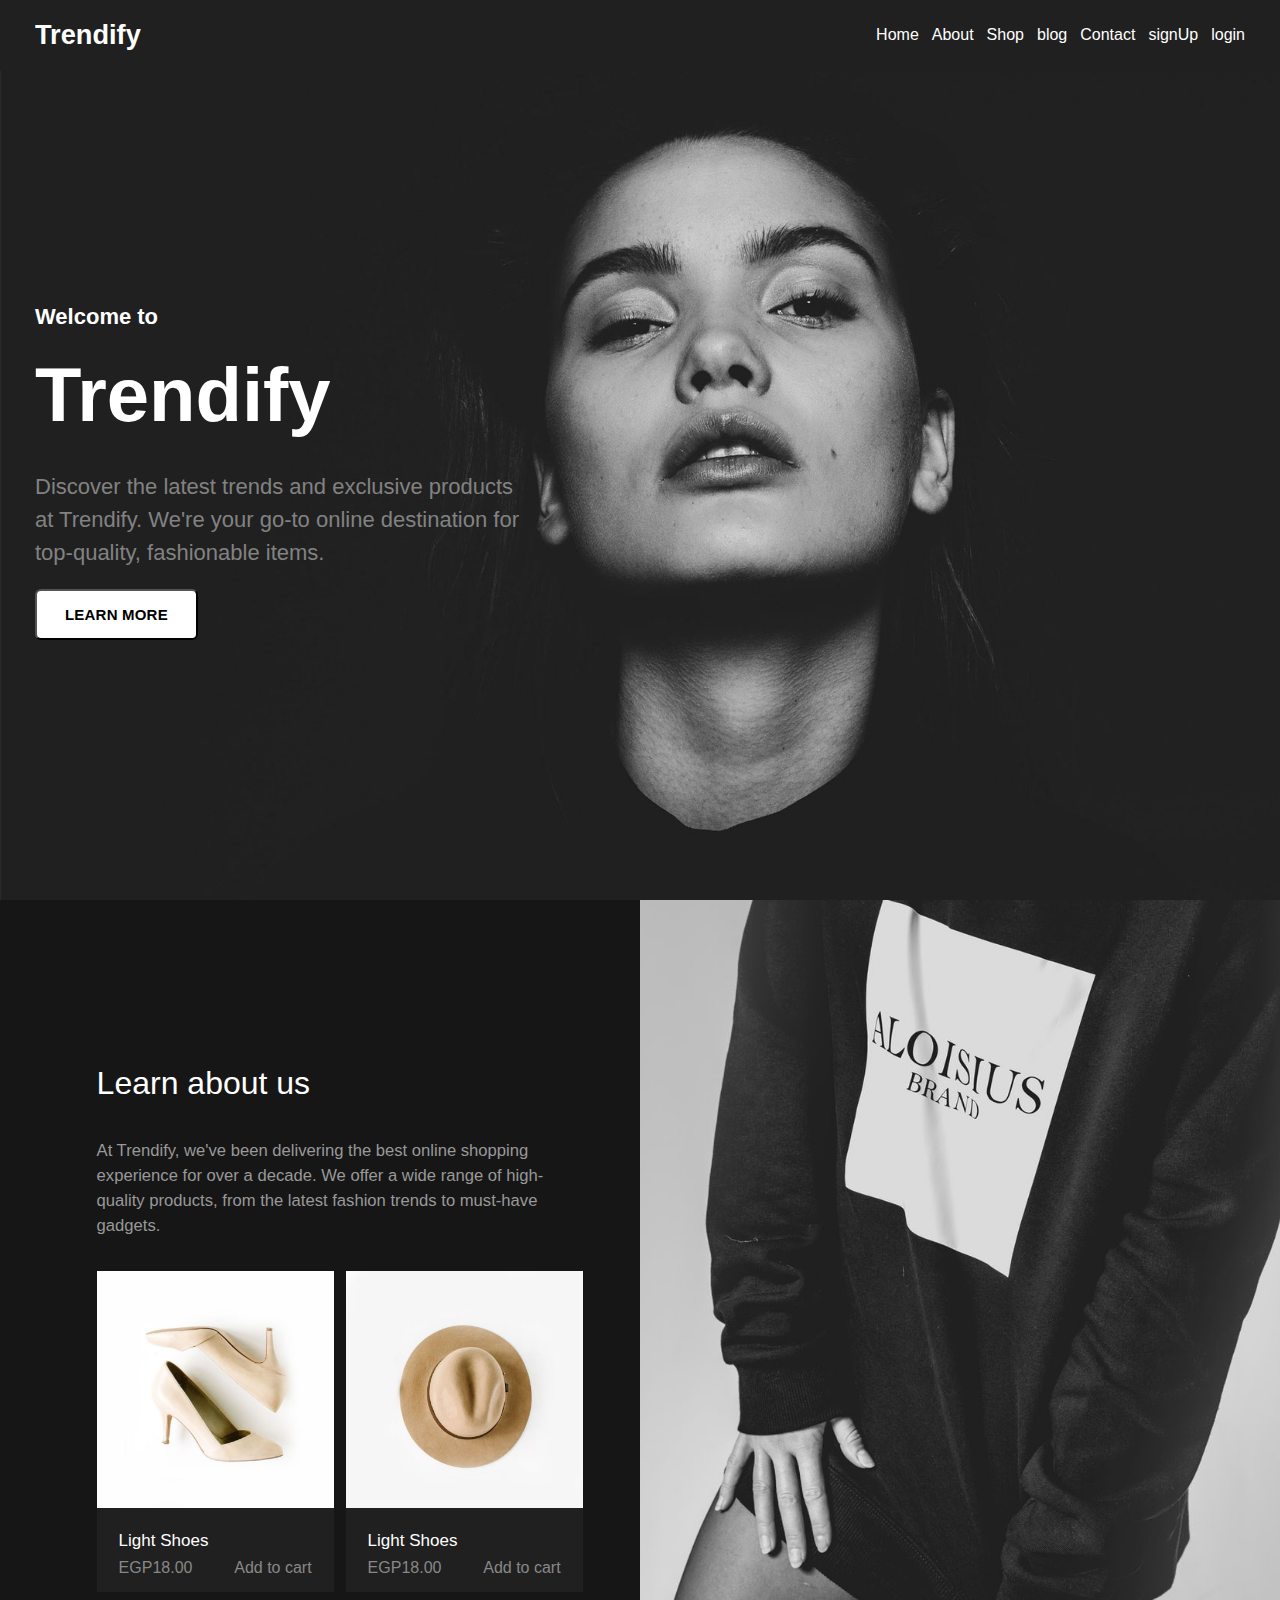
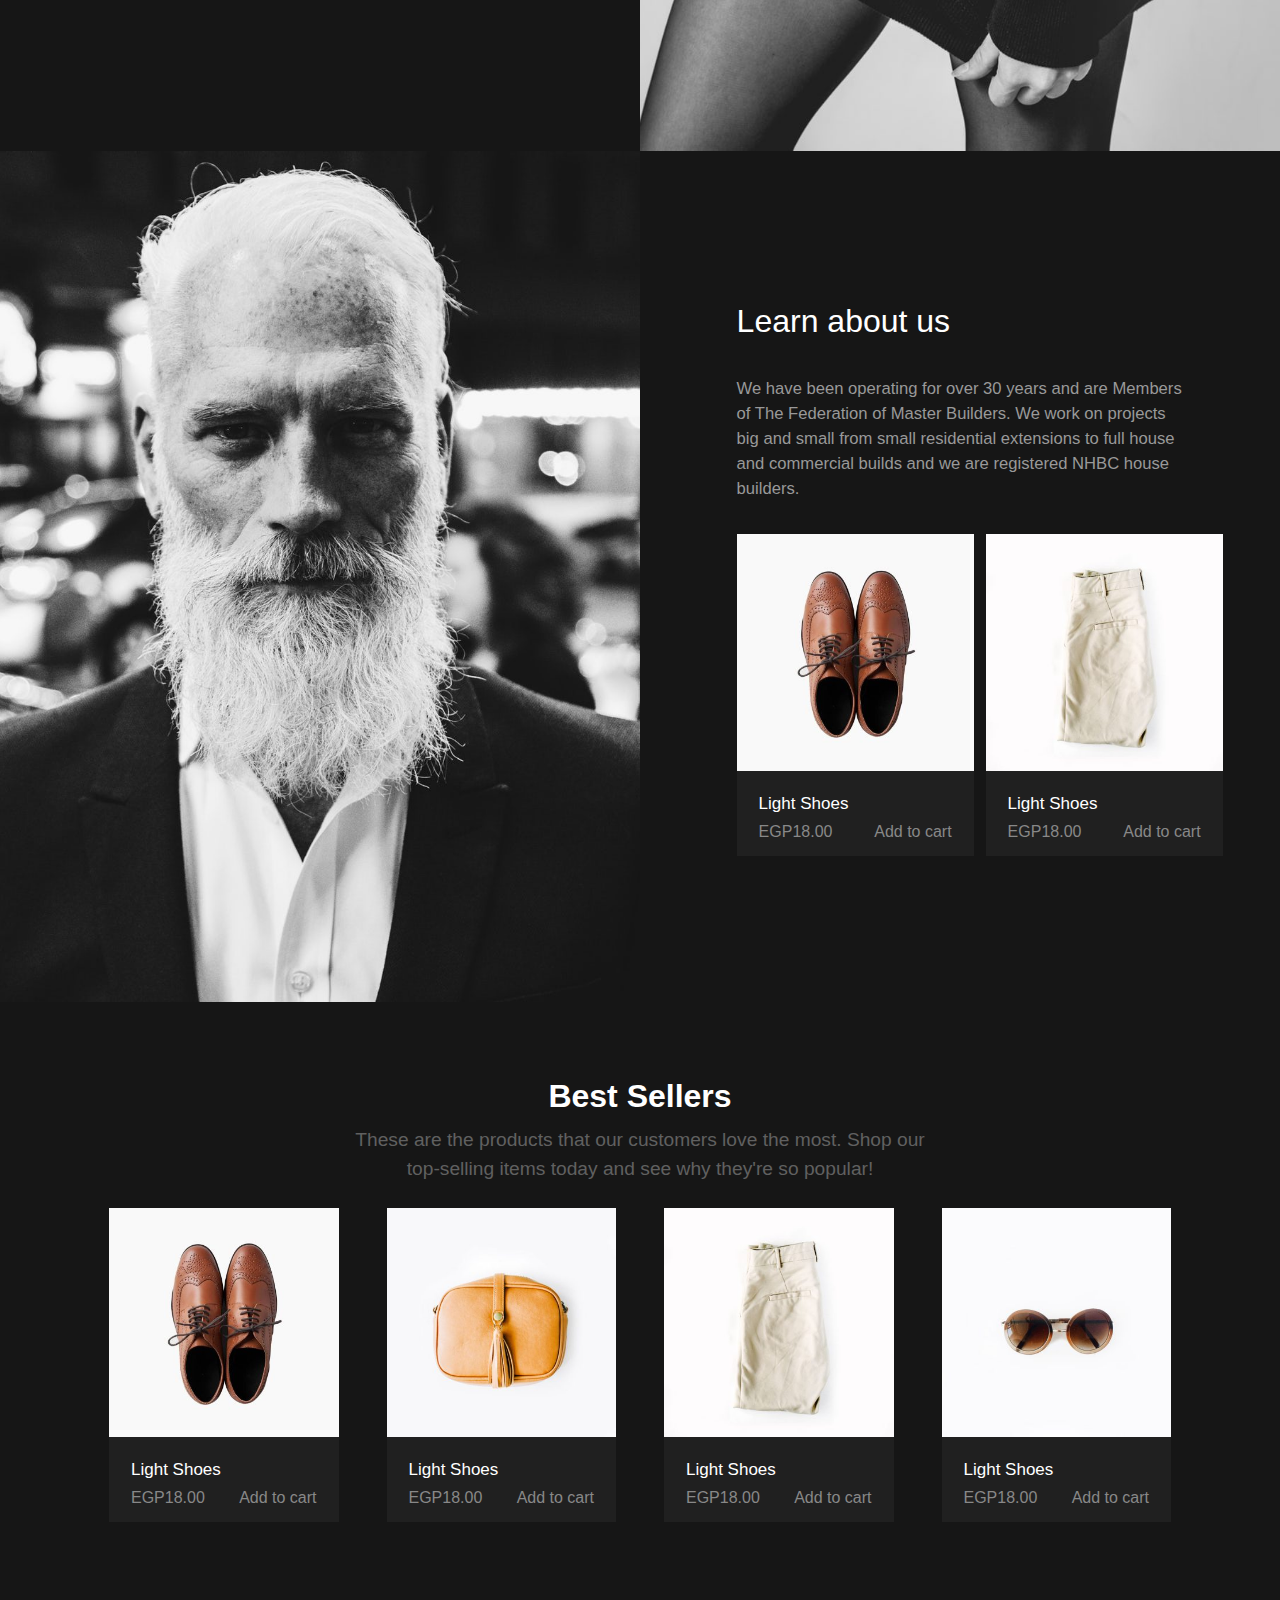
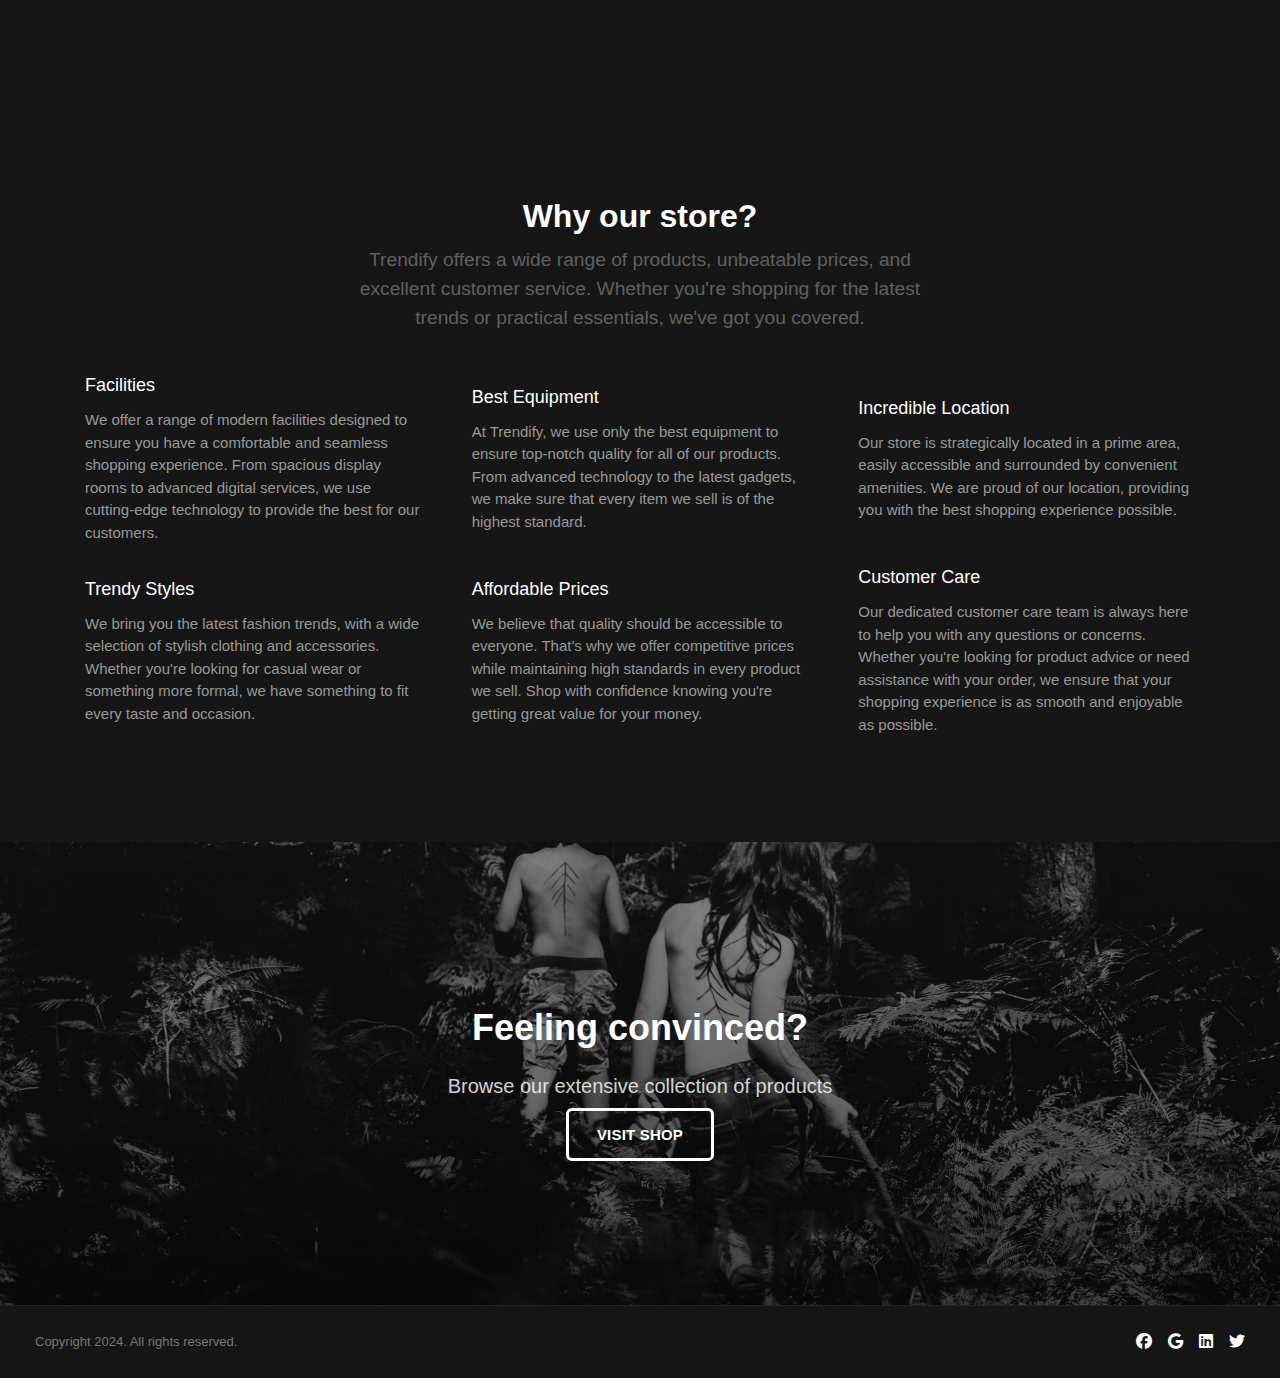
<file: index.html>
<!DOCTYPE html>
<html lang="en">
  <head>
    <meta charset="UTF-8" />
    <meta name="viewport" content="width=device-width, initial-scale=1.0" />
    <title>home</title>
    <link rel="preconnect" href="https://fonts.googleapis.com" />
    <link rel="preconnect" href="https://fonts.gstatic.com" crossorigin />
    <link
      href="https://fonts.googleapis.com/css2?family=Almarai:wght@300;400;700;800&family=Libre+Bodoni:ital,wght@0,400..700;1,400..700&family=Montserrat:ital,wght@0,100..900;1,100..900&family=Nunito:ital,wght@0,200..1000;1,200..1000&family=Outfit:wght@100..900&family=Playfair+Display:ital,wght@0,400..900;1,400..900&family=Poppins:ital,wght@0,100;0,200;0,300;0,400;0,500;0,600;0,700;0,800;0,900;1,100;1,200;1,300;1,400;1,500;1,600;1,700;1,800;1,900&family=Roboto:ital,wght@0,100;0,300;0,400;0,500;0,700;0,900;1,100;1,300;1,400;1,500;1,700;1,900&family=Rubik:ital,wght@0,300..900;1,300..900&display=swap"
      rel="stylesheet"
    />
    <link rel="stylesheet" href="./css/main.css" />
    <link rel="stylesheet" href="./css/index.css" />
    <link rel="stylesheet" href="css/all.min.css" />
  </head>
  <body>
    <!-- const navbar start  -->
    <nav>
      <div class="container">
        <div class="nav">
          <h1 class="main_title"><a href="./index.html">Trendify</a></h1>
          <ul>
            <li><a href="./index.html">Home</a></li>
            <li><a href="./about.html">About</a></li>
            <li><a href="./shop.html">Shop</a></li>
            <li><a href="./blog.html">blog</a></li>
            <li><a href="./contact.html">Contact</a></li>
            <li><a href="./signUp.html">signUp</a></li>
            <li><a href="./logIn.html">login</a></li>
          </ul>
        </div>
      </div>
    </nav>
    <!-- const navbar end  -->
    <main>
      <section class="hero" id="hero">
        <div class="overlay container">
          <h3>Welcome to</h3>
          <h2>Trendify</h2>
          <p>
            Discover the latest trends and exclusive products at Trendify. We're
            your go-to online destination for top-quality, fashionable items.
          </p>
          <div>
            <button style="cursor: pointer" class="btn_hero">Learn More</button>
          </div>
        </div>
      </section>
      <section class="about">
        <div class="title_about div_flex">
          <h3>Learn about us</h3>
          <p>
            At Trendify, we've been delivering the best online shopping
            experience for over a decade. We offer a wide range of high-quality
            products, from the latest fashion trends to must-have gadgets.
          </p>
          <div class="div_img">
            <div>
              <div class="img_div">
                <img src="img/home/prod1.jpg" alt="" />
                <div
                  class="prod_text prod_text_overlay overlay_img flex justify-center align-center"
                >
                  <a href="./productDetails.html">view details</a>
                </div>
              </div>
              <div class="prod_text">
                <h6>Light Shoes</h6>
                <div class="justify-between flex">
                  <span> EGP18.00 </span>
                  <span> Add to cart </span>
                </div>
              </div>
            </div>
            <div>
              <div class="img_div">
                <img src="img/home/prod2.jpg" alt="" />
                <div
                  class="prod_text prod_text_overlay overlay_img flex justify-center align-center"
                >
                  <a href="./productDetails.html">view details</a>
                </div>
              </div>
              <div class="prod_text">
                <h6>Light Shoes</h6>
                <div class="justify-between flex">
                  <span> EGP18.00 </span>
                  <span> Add to cart </span>
                </div>
              </div>
            </div>
          </div>
        </div>
        <div class="img_about"></div>
      </section>
      <section class="about">
        <div class="img_about about2"></div>
        <div class="title_about div_flex">
          <h3>Learn about us</h3>
          <p>
            We have been operating for over 30 years and are Members of The
            Federation of Master Builders. We work on projects big and small
            from small residential extensions to full house and commercial
            builds and we are registered NHBC house builders.
          </p>
          <div class="div_img">
            <div>
              <div class="img_div">
                <img src="img/home/images08.jpg" alt="" />
                <div
                  class="prod_text prod_text_overlay overlay_img flex justify-center align-center"
                >
                  <a href="./productDetails.html">view details</a>
                </div>
              </div>
              <div class="prod_text">
                <h6>Light Shoes</h6>
                <div class="justify-between flex">
                  <span> EGP18.00 </span>
                  <span> Add to cart </span>
                </div>
              </div>
            </div>
            <div>
              <div class="img_div">
                <img src="img/home/images10.jpg" alt="" />
                <div
                  class="prod_text prod_text_overlay overlay_img flex justify-center align-center"
                >
                  <a href="./productDetails.html">view details</a>
                </div>
              </div>
              <div class="prod_text">
                <h6>Light Shoes</h6>
                <div class="justify-between flex">
                  <span> EGP18.00 </span>
                  <span> Add to cart </span>
                </div>
              </div>
            </div>
          </div>
        </div>
      </section>
      <section class="bestSales section">
        <div class="container">
          <div class="special_title flex justify-center align-center flex-col">
            <h3>Best Sellers</h3>
            <p>
              These are the products that our customers love the most. Shop our
              top-selling items today and see why they're so popular!
            </p>
          </div>
          <div class="cards flex justify-between align-center">
            <div class="card">
              <div class="inner">
                <div class="img_div">
                  <img src="img/home/images08.jpg" alt="" />
                  <div
                    class="prod_text prod_text_overlay overlay_img flex justify-center align-center"
                  >
                    <a href="./productDetails.html">view details</a>
                  </div>
                </div>
                <div class="prod_text">
                  <h6>Light Shoes</h6>
                  <div class="justify-between flex">
                    <span> EGP18.00 </span>
                    <span> Add to cart </span>
                  </div>
                </div>
              </div>
            </div>
            <div class="card">
              <div class="inner">
                <div class="img_div">
                  <img src="img/home/images9.jpg" alt="" />
                  <div
                    class="prod_text prod_text_overlay overlay_img flex justify-center align-center"
                  >
                    <a href="./productDetails.html">view details</a>
                  </div>
                </div>
                <div class="prod_text">
                  <h6>Light Shoes</h6>
                  <div class="justify-between flex">
                    <span> EGP18.00 </span>
                    <span> Add to cart </span>
                  </div>
                </div>
              </div>
            </div>
            <div class="card">
              <div class="inner">
                <div class="img_div">
                  <img src="img/home/images10.jpg" alt="" />
                  <div
                    class="prod_text prod_text_overlay overlay_img flex justify-center align-center"
                  >
                    <a href="./productDetails.html">view details</a>
                  </div>
                </div>
                <div class="prod_text">
                  <h6>Light Shoes</h6>
                  <div class="justify-between flex">
                    <span> EGP18.00 </span>
                    <span> Add to cart </span>
                  </div>
                </div>
              </div>
            </div>
            <div class="card">
              <div class="inner">
                <div class="img_div">
                  <img src="img/home/images12.jpg" alt="" />
                  <div
                    class="prod_text prod_text_overlay overlay_img flex justify-center align-center"
                  >
                    <a href="./productDetails.html">view details</a>
                  </div>
                </div>
                <div class="prod_text">
                  <h6>Light Shoes</h6>
                  <div class="justify-between flex">
                    <span> EGP18.00 </span>
                    <span> Add to cart </span>
                  </div>
                </div>
              </div>
            </div>
          </div>
        </div>
      </section>
      <section class="store section">
        <div class="container">
          <div class="special_title flex justify-center align-center flex-col">
            <h3>Why our store?</h3>
            <p>
              Trendify offers a wide range of products, unbeatable prices, and
              excellent customer service. Whether you're shopping for the latest
              trends or practical essentials, we've got you covered.
            </p>
          </div>
          <div class="features-container">
            <!-- First Row -->
            <div class="feature-item">
              <h3>Facilities</h3>
              <p>
                We offer a range of modern facilities designed to ensure you
                have a comfortable and seamless shopping experience. From
                spacious display rooms to advanced digital services, we use
                cutting-edge technology to provide the best for our customers.
              </p>
            </div>
            <div class="feature-item">
              <h3>Best Equipment</h3>
              <p>
                At Trendify, we use only the best equipment to ensure top-notch
                quality for all of our products. From advanced technology to the
                latest gadgets, we make sure that every item we sell is of the
                highest standard.
              </p>
            </div>
            <div class="feature-item">
              <h3>Incredible Location</h3>
              <p>
                Our store is strategically located in a prime area, easily
                accessible and surrounded by convenient amenities. We are proud
                of our location, providing you with the best shopping experience
                possible.
              </p>
            </div>
            <!-- Second Row -->
            <div class="feature-item">
              <h3>Trendy Styles</h3>
              <p>
                We bring you the latest fashion trends, with a wide selection of
                stylish clothing and accessories. Whether you're looking for
                casual wear or something more formal, we have something to fit
                every taste and occasion.
              </p>
            </div>
            <div class="feature-item">
              <h3>Affordable Prices</h3>
              <p>
                We believe that quality should be accessible to everyone. That's
                why we offer competitive prices while maintaining high standards
                in every product we sell. Shop with confidence knowing you're
                getting great value for your money.
              </p>
            </div>
            <div class="feature-item">
              <h3>Customer Care</h3>
              <p>
                Our dedicated customer care team is always here to help you with
                any questions or concerns. Whether you're looking for product
                advice or need assistance with your order, we ensure that your
                shopping experience is as smooth and enjoyable as possible.
              </p>
            </div>
          </div>
        </div>
      </section>
      <div class="convinced">
        <div class="flex gap-16 flex-col">
          <h5 style="margin-inline: auto">Feeling convinced?</h5>
          <p style="padding-bottom: 6px">
            Browse our extensive collection of products
          </p>
          <div>
            <a href="./shop.html" class="btn_hero">visit shop</a>
          </div>
        </div>
      </div>
      <footer
        id="footer-bottom"
        class="footer-bottom bg-main footer-style-classic"
      >
        <div class="container">
          <div class="flex justify-between align-center">
            <div class="">
              <p class="copyright">Copyright 2024. All rights reserved.</p>
            </div>
            <div class="flex justify-end gap-16">
              <a href="#" class="social icon-facebook" target="_blank"
                ><i class="fa-brands fa-facebook"></i></a
              ><a href="#" class="social icon-google" target="_blank"
                ><i class="fa fa-google fa-brands"></i></a
              ><a href="#" class="social icon-linkedin" target="_blank"
                ><i class="fa fa-linkedin fa-brands"></i></a
              ><a href="#" class="social icon-twitter" target="_blank"
                ><i class="fa fa-twitter fa-brands"></i
              ></a>
            </div>
          </div>
        </div>
      </footer>
    </main>
  </body>
</html>
</file>
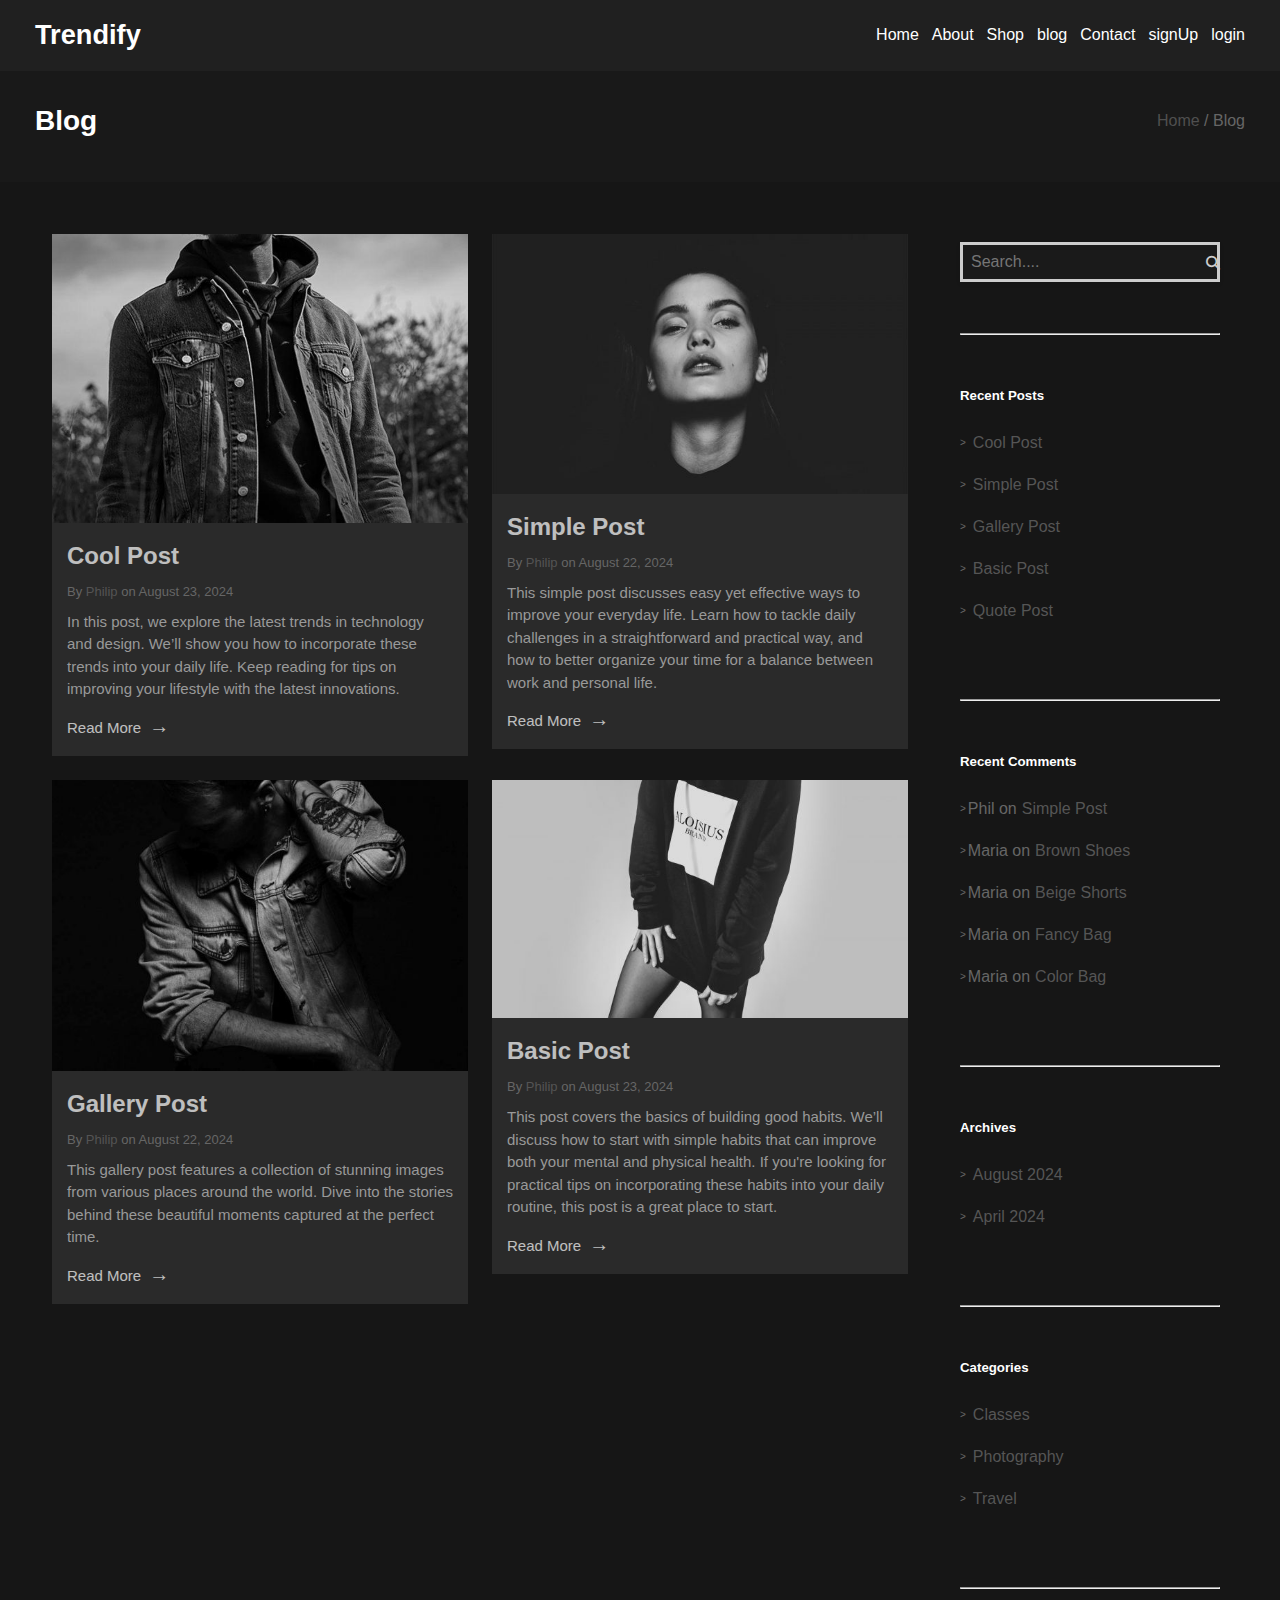
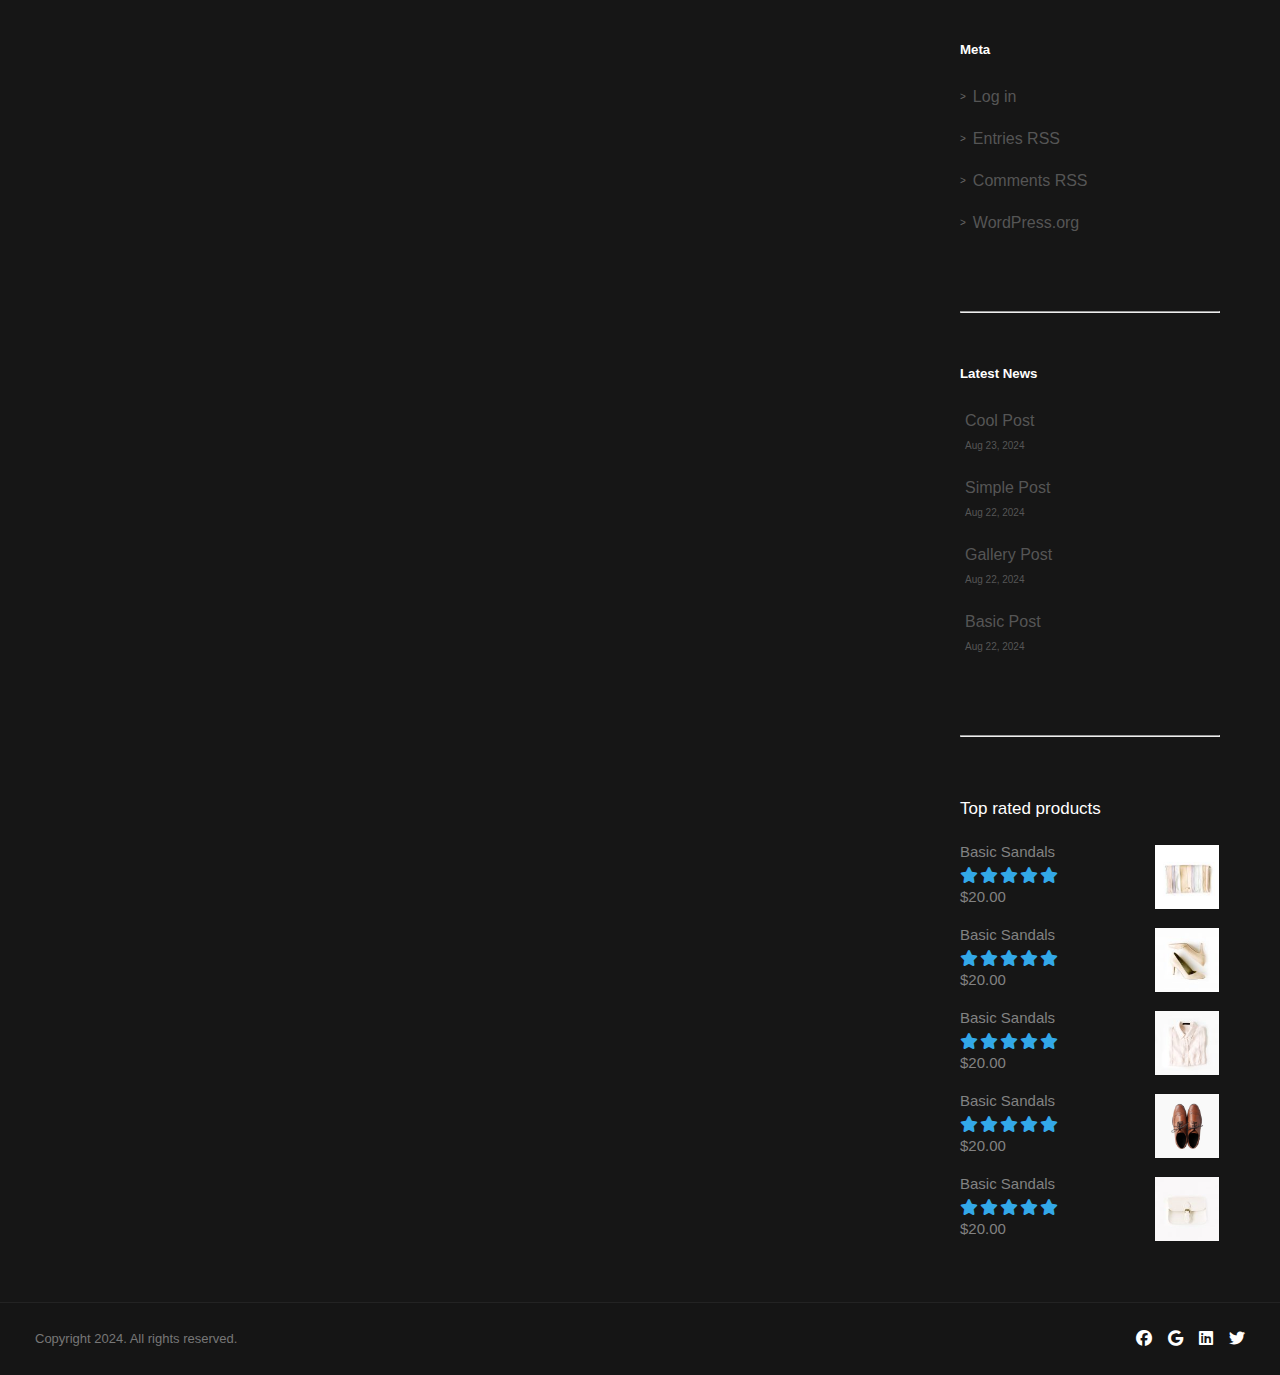
<file: blog.html>
<!DOCTYPE html>
<html lang="en">
  <head>
    <meta charset="UTF-8" />
    <meta name="viewport" content="width=device-width, initial-scale=1.0" />
    <link rel="stylesheet" href="./css/blog.css" />
    <link rel="stylesheet" href="./css/main.css" />
    <link rel="preconnect" href="https://fonts.googleapis.com" />
    <link rel="preconnect" href="https://fonts.gstatic.com" crossorigin />
    <link
      href="https://fonts.googleapis.com/css2?family=Almarai:wght@300;400;700;800&family=Libre+Bodoni:ital,wght@0,400..700;1,400..700&family=Montserrat:ital,wght@0,100..900;1,100..900&family=Nunito:ital,wght@0,200..1000;1,200..1000&family=Outfit:wght@100..900&family=Playfair+Display:ital,wght@0,400..900;1,400..900&family=Poppins:ital,wght@0,100;0,200;0,300;0,400;0,500;0,600;0,700;0,800;0,900;1,100;1,200;1,300;1,400;1,500;1,600;1,700;1,800;1,900&family=Roboto:ital,wght@0,100;0,300;0,400;0,500;0,700;0,900;1,100;1,300;1,400;1,500;1,700;1,900&family=Rubik:ital,wght@0,300..900;1,300..900&display=swap"
      rel="stylesheet"
    />
    <link rel="stylesheet" href="css/all.min.css" />
    <title>Blog-Dark Shop</title>
  </head>
  <body>
    <nav>
      <div class="container">
        <div class="nav" style="width: 100%">
          <h1 class="main_title"><a href="./index.html">Trendify</a></h1>
          <ul>
            <li><a href="./index.html">Home</a></li>
            <li><a href="./about.html">About</a></li>
            <li><a href="./shop.html">Shop</a></li>
            <li><a href="./blog.html">blog</a></li>
            <li><a href="./contact.html">Contact</a></li>
            <li><a href="./signUp.html">signUp</a></li>
            <li><a href="./logIn.html">login</a></li>
          </ul>
        </div>
      </div>
    </nav>
    <section style="padding-top: 100px; background: #29292929" id="title">
      <div class="container">
        <div class="left">
          <h1>Blog</h1>
        </div>
        <div class="right">
          <p><a href="#">Home</a> / Blog</p>
        </div>
      </div>
    </section>

    <section id="content">
      <div class="wrapper">
        <div
          class="left-column"
          id="BlogContainer"
          style="width: 75%; height: fit-content"
        ></div>
        <aside class="right-column" style="width: 25%">
          <div class="search-container">
            <input
              id="Search"
              oninput="filterBySearch()"
              type="text"
              placeholder="Search...."
            />
            <button>
              <i
                class="fa-solid fa-magnifying-glass"
                style="font-size: 14px"
              ></i>
            </button>
          </div>
          <hr />
          <div>
            <h5>Recent Posts</h5>
            <ul class="post-list">
              <li><a href="#">Cool Post</a></li>
              <li><a href="#">Simple Post</a></li>
              <li><a href="#">Gallery Post</a></li>
              <li><a href="#">Basic Post</a></li>
              <li><a href="#">Quote Post</a></li>
            </ul>
          </div>
          <hr />
          <div>
            <h5>Recent Comments</h5>
            <ul class="post-list">
              <li>Phil on<a href="#"> Simple Post</a></li>
              <li>Maria on<a href="#"> Brown Shoes</a></li>
              <li>Maria on<a href="#"> Beige Shorts</a></li>
              <li>Maria on<a href="#"> Fancy Bag</a></li>
              <li>Maria on<a href="#"> Color Bag</a></li>
            </ul>
          </div>
          <hr />
          <div>
            <h5>Archives</h5>
            <ul class="post-list">
              <li><a href="#">August 2024</a></li>
              <li><a href="#">April 2024</a></li>
            </ul>
          </div>
          <hr />
          <div>
            <h5>Categories</h5>
            <ul class="post-list">
              <li><a href="#">Classes</a></li>
              <li><a href="#">Photography</a></li>
              <li><a href="#">Travel</a></li>
            </ul>
          </div>
          <hr />
          <div>
            <h5>Meta</h5>
            <ul class="post-list">
              <li><a href="#"> Log in</a></li>
              <li><a href="#"> Entries RSS</a></li>
              <li><a href="#"> Comments RSS</a></li>
              <li><a href="#"> WordPress.org</a></li>
            </ul>
          </div>
          <hr />
          <div>
            <h5>Latest News</h5>
            <ul class="post-list no-before">
              <li>
                <a href="#"
                  >Cool Post
                  <p>Aug 23, 2024</p></a
                >
              </li>
              <li>
                <a href="#"
                  >Simple Post
                  <p>Aug 22, 2024</p></a
                >
              </li>
              <li>
                <a href="#"
                  >Gallery Post
                  <p>Aug 22, 2024</p></a
                >
              </li>
              <li>
                <a href="#"
                  >Basic Post
                  <p>Aug 22, 2024</p></a
                >
              </li>
            </ul>
          </div>
          <hr />

          <div class="top-rated">
            <h3>Top rated products</h3>
            <div class="top-rated-div">
              <div class="top-rated-title">
                <h4>Basic Sandals</h4>
                <div class="flex align-center top-rated-icons">
                  <i class="fa-solid fa-star"></i>
                  <i class="fa-solid fa-star"></i>
                  <i class="fa-solid fa-star"></i>
                  <i class="fa-solid fa-star"></i>
                  <i class="fa-solid fa-star"></i>
                </div>
                <p>$20.00</p>
              </div>
              <div class="top-rated_img">
                <img src="img/blog/images10.jpg" alt="" />
              </div>
            </div>
            <div class="top-rated-div">
              <div class="top-rated-title">
                <h4>Basic Sandals</h4>
                <div class="flex align-center top-rated-icons">
                  <i class="fa-solid fa-star"></i>
                  <i class="fa-solid fa-star"></i>
                  <i class="fa-solid fa-star"></i>
                  <i class="fa-solid fa-star"></i>
                  <i class="fa-solid fa-star"></i>
                </div>
                <p>$20.00</p>
              </div>
              <div class="top-rated_img">
                <img src="img/blog/images11.jpg" alt="" />
              </div>
            </div>
            <div class="top-rated-div">
              <div class="top-rated-title">
                <h4>Basic Sandals</h4>
                <div class="flex align-center top-rated-icons">
                  <i class="fa-solid fa-star"></i>
                  <i class="fa-solid fa-star"></i>
                  <i class="fa-solid fa-star"></i>
                  <i class="fa-solid fa-star"></i>
                  <i class="fa-solid fa-star"></i>
                </div>
                <p>$20.00</p>
              </div>
              <div class="top-rated_img">
                <img src="img/blog/images09.jpg" alt="" />
              </div>
            </div>
            <div class="top-rated-div">
              <div class="top-rated-title">
                <h4>Basic Sandals</h4>
                <div class="flex align-center top-rated-icons">
                  <i class="fa-solid fa-star"></i>
                  <i class="fa-solid fa-star"></i>
                  <i class="fa-solid fa-star"></i>
                  <i class="fa-solid fa-star"></i>
                  <i class="fa-solid fa-star"></i>
                </div>
                <p>$20.00</p>
              </div>
              <div class="top-rated_img">
                <img src="img/blog/images08.jpg" alt="" />
              </div>
            </div>
            <div class="top-rated-div">
              <div class="top-rated-title">
                <h4>Basic Sandals</h4>
                <div class="flex align-center top-rated-icons">
                  <i class="fa-solid fa-star"></i>
                  <i class="fa-solid fa-star"></i>
                  <i class="fa-solid fa-star"></i>
                  <i class="fa-solid fa-star"></i>
                  <i class="fa-solid fa-star"></i>
                </div>
                <p>$20.00</p>
              </div>
              <div class="top-rated_img">
                <img src="img/blog/images7.jpg" alt="" />
              </div>
            </div>
          </div>
        </aside>
      </div>
    </section>
    <footer
      id="footer-bottom"
      class="footer-bottom bg-main footer-style-classic"
    >
      <div class="container">
        <div
          style="width: 100%"
          class="flex py-12 justify-between align-center"
        >
          <div class="">
            <p class="copyright">Copyright 2024. All rights reserved.</p>
          </div>
          <div class="flex justify-end gap-16">
            <a href="#" class="social icon-facebook" target="_blank"
              ><i class="fa-brands fa-facebook"></i></a
            ><a href="#" class="social icon-google" target="_blank"
              ><i class="fa fa-google fa-brands"></i></a
            ><a href="#" class="social icon-linkedin" target="_blank"
              ><i class="fa fa-linkedin fa-brands"></i></a
            ><a href="#" class="social icon-twitter" target="_blank"
              ><i class="fa fa-twitter fa-brands"></i
            ></a>
          </div>
        </div>
      </div>
    </footer>
    <script src="js/blog.js"></script>
  </body>
</html>
</file>
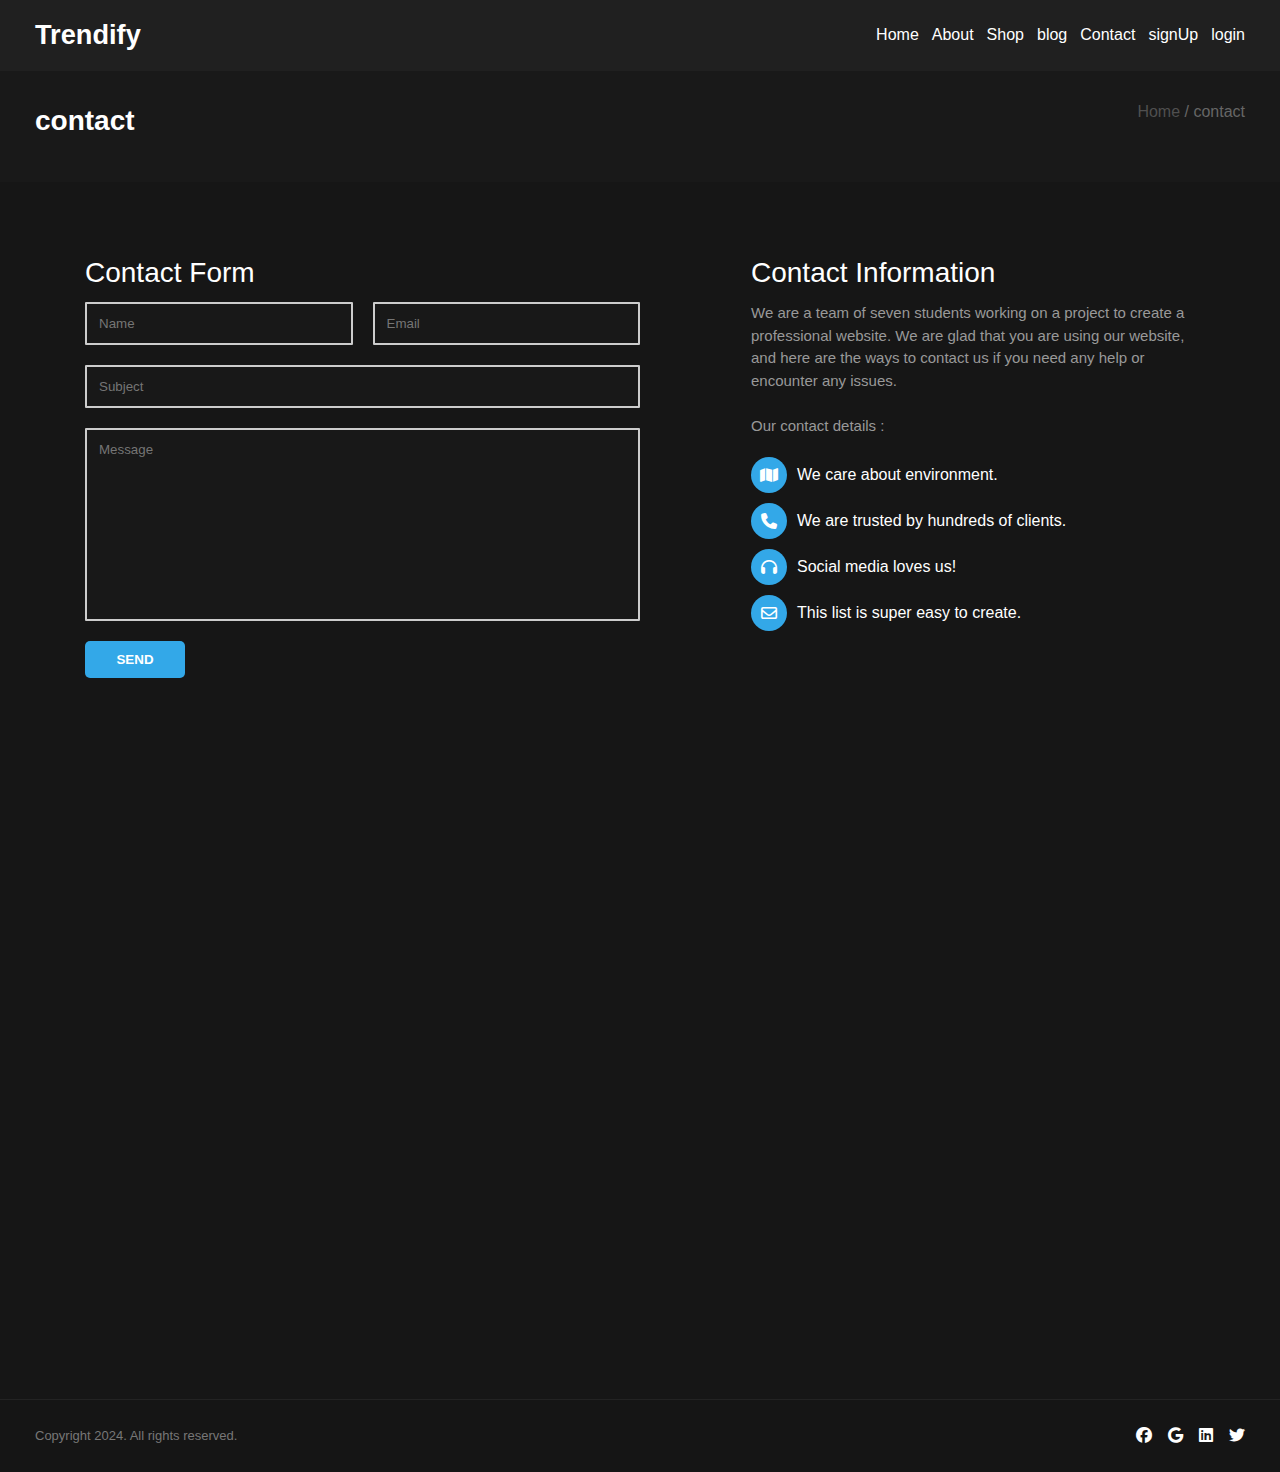
<file: contact.html>
<!DOCTYPE html>
<html lang="en">
  <head>
    <meta charset="UTF-8" />
    <meta name="viewport" content="width=device-width, initial-scale=1.0" />
    <title>contact</title>
    <link rel="preconnect" href="https://fonts.googleapis.com" />
    <link rel="preconnect" href="https://fonts.gstatic.com" crossorigin />
    <link
      href="https://fonts.googleapis.com/css2?family=Almarai:wght@300;400;700;800&family=Libre+Bodoni:ital,wght@0,400..700;1,400..700&family=Montserrat:ital,wght@0,100..900;1,100..900&family=Nunito:ital,wght@0,200..1000;1,200..1000&family=Outfit:wght@100..900&family=Playfair+Display:ital,wght@0,400..900;1,400..900&family=Poppins:ital,wght@0,100;0,200;0,300;0,400;0,500;0,600;0,700;0,800;0,900;1,100;1,200;1,300;1,400;1,500;1,600;1,700;1,800;1,900&family=Roboto:ital,wght@0,100;0,300;0,400;0,500;0,700;0,900;1,100;1,300;1,400;1,500;1,700;1,900&family=Rubik:ital,wght@0,300..900;1,300..900&display=swap"
      rel="stylesheet"
    />
    <link rel="stylesheet" href="./css/main.css" />
    <link rel="stylesheet" href="./css/contact.css" />
    <link rel="stylesheet" href="css/all.min.css" />
  </head>
  <body>
    <nav>
      <div class="container">
        <div class="nav">
          <h1 class="main_title"><a href="./index.html">Trendify</a></h1>
          <ul>
            <li><a href="./index.html">Home</a></li>
            <li><a href="./about.html">About</a></li>
            <li><a href="./shop.html">Shop</a></li>
            <li><a href="./blog.html">blog</a></li>
            <li><a href="./contact.html">Contact</a></li>
            <li><a href="./signUp.html">signUp</a></li>
            <li><a href="./logIn.html">login</a></li>
          </ul>
        </div>
      </div>
    </nav>
    <section style="padding-top: 100px; background: #29292929" id="title">
      <div class="container flex justify-between">
        <div class="left">
          <h1>contact</h1>
        </div>
        <div class="right">
          <p><a href="#">Home</a> / contact</p>
        </div>
      </div>
    </section>
    <section class="section">
      <div class="container flex justify-between">
        <div class="contact-form">
          <h6>Contact Form</h6>
          <form action="#">
            <div class="form-group">
              <input type="text" placeholder="Name" required />
              <input type="email" placeholder="Email" required />
            </div>
            <input
              type="text"
              placeholder="Subject"
              class="full-width"
              required
            />
            <textarea placeholder="Message" rows="11" required></textarea>
            <button style="padding: 11px 20px" type="submit">SEND</button>
          </form>
        </div>
        <div class="contact-info">
          <h6>Contact Information</h6>
          <p>
            We are a team of seven students working on a project to create a
            professional website. We are glad that you are using our website,
            and here are the ways to contact us if you need any help or
            encounter any issues.
            <br /><br />Our contact details :
          </p>
          <ul class="features-list">
            <li>
              <div class="icon-container">
                <i class="fa-solid fa-map"></i>
              </div>
              <span>We care about environment.</span>
            </li>
            <li>
              <div class="icon-container">
                <i class="fa-solid fa-phone"></i>
              </div>
              <span>We are trusted by hundreds of clients.</span>
            </li>
            <li>
              <div class="icon-container">
                <i class="fa-solid fa-headphones"></i>
              </div>
              <span>Social media loves us!</span>
            </li>
            <li>
              <div class="icon-container">
                <i class="fa-regular fa-envelope"></i>
              </div>
              <span>This list is super easy to create.</span>
            </li>
          </ul>
        </div>
      </div>
    </section>
    <div class="map-container">
      <iframe
        src="https://www.google.com/maps/embed?pb=!1m18!1m12!1m3!1d109916.88333512437!2d32.154523415866514!3d30.580294741957225!2m3!1f0!2f0!3f0!3m2!1i1024!2i768!4f13.1!3m3!1m2!1s0x14f85956191e10b9%3A0x3b0933775b0f5b95!2sIsmailia%2C%20Ismailia%20Governorate!5e0!3m2!1sen!2seg!4v1733781376117!5m2!1sen!2seg"
        width="100%"
        height="450"
        style="border: 0"
        allowfullscreen=""
        loading="lazy"
        referrerpolicy="no-referrer-when-downgrade"
      >
      </iframe>
    </div>
    <footer
      id="footer-bottom"
      class="footer-bottom bg-main footer-style-classic"
    >
      <div class="container">
        <div class="flex py-12 justify-between align-center">
          <div class="">
            <p class="copyright">Copyright 2024. All rights reserved.</p>
          </div>
          <div class="flex justify-end gap-16">
            <a href="#" class="social icon-facebook" target="_blank"
              ><i class="fa-brands fa-facebook"></i></a
            ><a href="#" class="social icon-google" target="_blank"
              ><i class="fa fa-google fa-brands"></i></a
            ><a href="#" class="social icon-linkedin" target="_blank"
              ><i class="fa fa-linkedin fa-brands"></i></a
            ><a href="#" class="social icon-twitter" target="_blank"
              ><i class="fa fa-twitter fa-brands"></i
            ></a>
          </div>
        </div>
      </div>
    </footer>
    <!-- Bootstrap JS -->
    <script src="https://cdn.jsdelivr.net/npm/bootstrap@5.3.0-alpha3/dist/js/bootstrap.bundle.min.js"></script>
  </body>
</html>
</file>
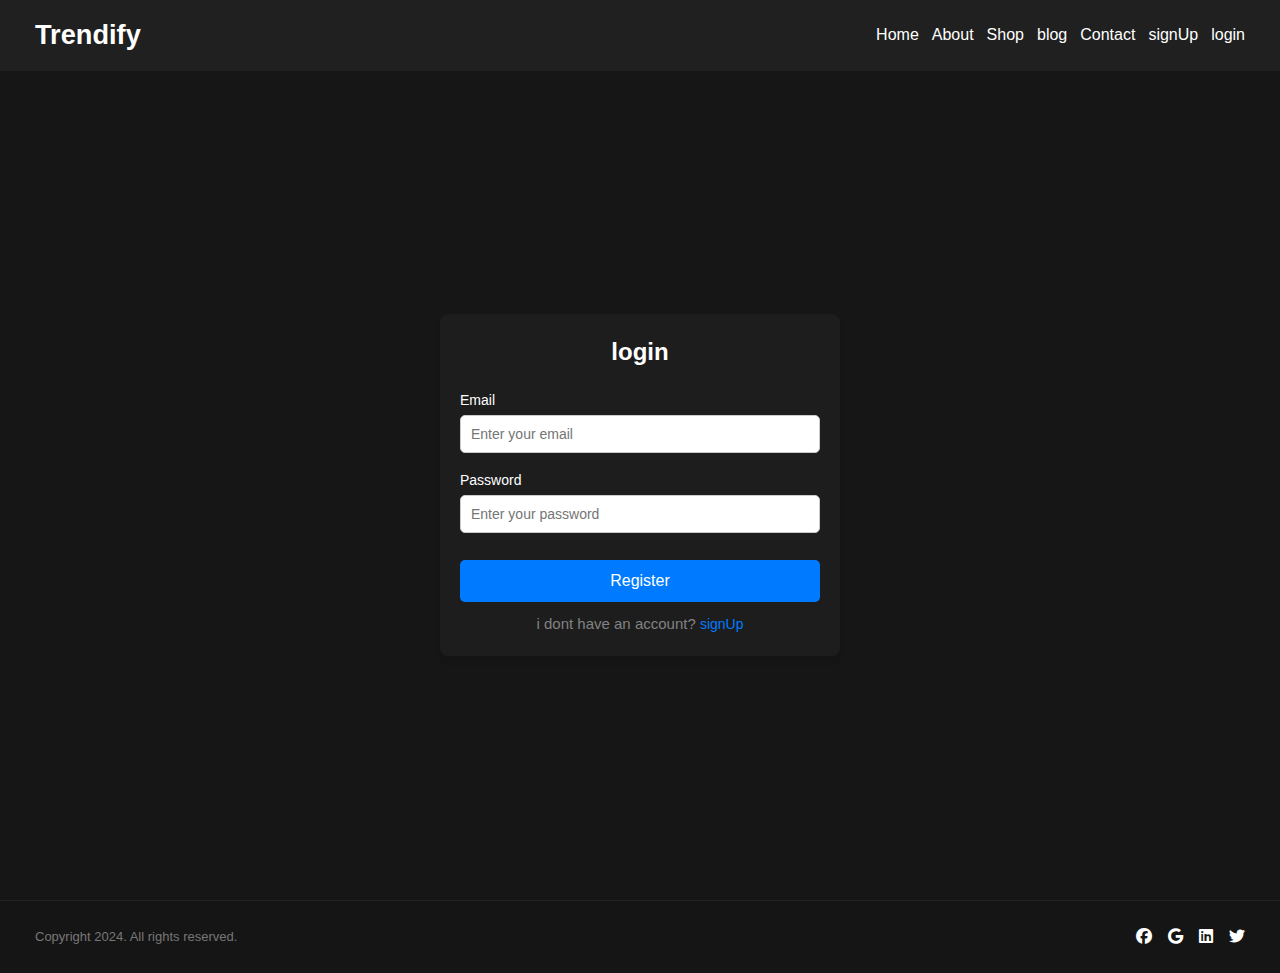
<file: logIn.html>
<!DOCTYPE html>
<html lang="en">
  <head>
    <meta charset="UTF-8" />
    <meta name="viewport" content="width=device-width, initial-scale=1.0" />
    <link rel="stylesheet" href="./css/main.css" />
    <link rel="stylesheet" href="./css/signUp.css" />
    <link rel="stylesheet" href="css/all.min.css" />
    <link rel="preconnect" href="https://fonts.googleapis.com" />
    <link rel="preconnect" href="https://fonts.gstatic.com" crossorigin />
    <link
      href="https://fonts.googleapis.com/css2?family=Almarai:wght@300;400;700;800&family=Libre+Bodoni:ital,wght@0,400..700;1,400..700&family=Montserrat:ital,wght@0,100..900;1,100..900&family=Nunito:ital,wght@0,200..1000;1,200..1000&family=Outfit:wght@100..900&family=Playfair+Display:ital,wght@0,400..900;1,400..900&family=Poppins:ital,wght@0,100;0,200;0,300;0,400;0,500;0,600;0,700;0,800;0,900;1,100;1,200;1,300;1,400;1,500;1,600;1,700;1,800;1,900&family=Roboto:ital,wght@0,100;0,300;0,400;0,500;0,700;0,900;1,100;1,300;1,400;1,500;1,700;1,900&family=Rubik:ital,wght@0,300..900;1,300..900&display=swap"
      rel="stylesheet"
    />
    <title>logIn</title>
  </head>

  <body>
    <nav>
      <div class="container">
        <div class="nav">
          <h1 class="main_title"><a href="./index.html">Trendify</a></h1>
          <ul>
            <li><a href="./index.html">Home</a></li>
            <li><a href="./about.html">About</a></li>
            <li><a href="./shop.html">Shop</a></li>
            <li><a href="./blog.html">blog</a></li>
            <li><a href="./contact.html">Contact</a></li>
            <li><a href="./signUp.html">signUp</a></li>
            <li><a href="./logIn.html">login</a></li>
          </ul>
        </div>
      </div>
    </nav>
    <div class="h-screen flex justify-center align-center">
      <div class="register-container bg-sec">
        <h2>login</h2>
        <div class="flex flex-col gap-12">
          <div>
            <label for="email">Email</label>
            <input
              type="email"
              id="inputEmail"
              name="email"
              placeholder="Enter your email"
              aria-label="Enter your email"
              oninput="validation(emailRegex, inputEmail)"
            />
            <p class="error d-none">email not correct</p>
          </div>
          <div>
            <label for="password">Password</label>
            <input
              type="password"
              id="inputPassword"
              name="password"
              placeholder="Enter your password"
              aria-label="Enter your password"
              oninput="validation(passwordRegex, inputPassword)"
            />
            <p class="error d-none">password not correct</p>
          </div>
          <button onclick="submit()" type="button">Register</button>
        </div>

        <p>
          i dont have an account?
          <a href="/signUp.html" class="link">signUp </a>
        </p>
      </div>
    </div>
    <footer
      id="footer-bottom"
      class="footer-bottom bg-main footer-style-classic"
    >
      <div class="container">
        <div class="flex py-12 justify-between align-center">
          <div class="">
            <p class="copyright">Copyright 2024. All rights reserved.</p>
          </div>
          <div class="flex justify-end gap-16">
            <a href="#" class="social icon-facebook" target="_blank"
              ><i class="fa-brands fa-facebook"></i></a
            ><a href="#" class="social icon-google" target="_blank"
              ><i class="fa fa-google fa-brands"></i></a
            ><a href="#" class="social icon-linkedin" target="_blank"
              ><i class="fa fa-linkedin fa-brands"></i></a
            ><a href="#" class="social icon-twitter" target="_blank"
              ><i class="fa fa-twitter fa-brands"></i
            ></a>
          </div>
        </div>
      </div>
    </footer>
    <script src="js/login.js"></script>
  </body>
</html>
</file>
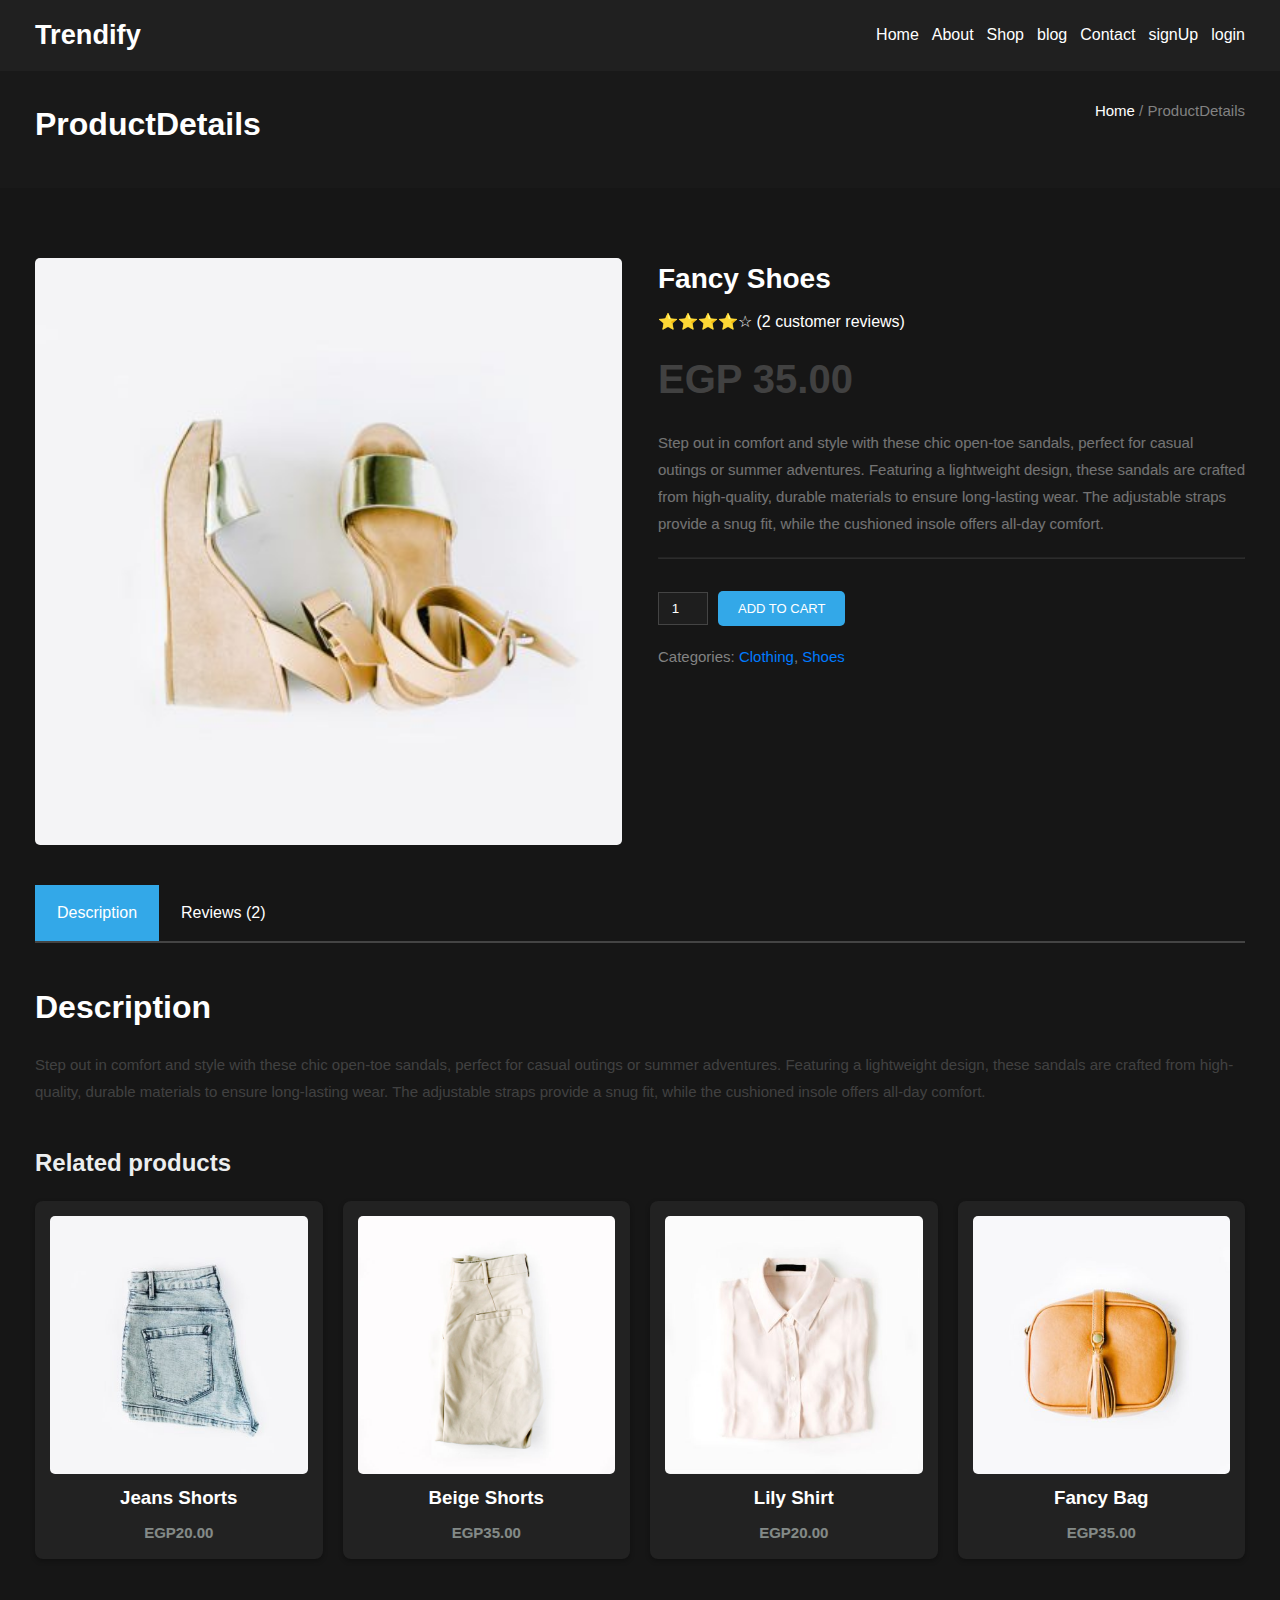
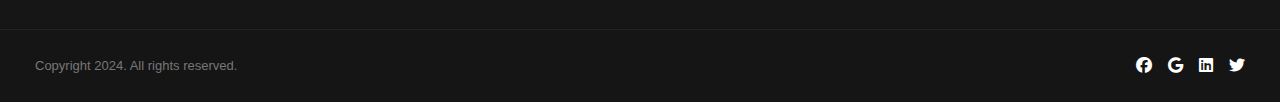
<file: productDetails.html>
<!DOCTYPE html>
<html lang="en">
  <head>
    <meta charset="UTF-8" />
    <meta name="viewport" content="width=device-width, initial-scale=1.0" />
    <title>ProductDetails</title>
    <link rel="stylesheet" href="./css/main.css" />
    <link rel="stylesheet" href="./css/productDetails.css" />
    <link rel="stylesheet" href="css/all.min.css" />
    <link rel="preconnect" href="https://fonts.googleapis.com" />
    <link rel="preconnect" href="https://fonts.gstatic.com" crossorigin />
    <link
      href="https://fonts.googleapis.com/css2?family=Almarai:wght@300;400;700;800&family=Libre+Bodoni:ital,wght@0,400..700;1,400..700&family=Montserrat:ital,wght@0,100..900;1,100..900&family=Nunito:ital,wght@0,200..1000;1,200..1000&family=Outfit:wght@100..900&family=Playfair+Display:ital,wght@0,400..900;1,400..900&family=Poppins:ital,wght@0,100;0,200;0,300;0,400;0,500;0,600;0,700;0,800;0,900;1,100;1,200;1,300;1,400;1,500;1,600;1,700;1,800;1,900&family=Roboto:ital,wght@0,100;0,300;0,400;0,500;0,700;0,900;1,100;1,300;1,400;1,500;1,700;1,900&family=Rubik:ital,wght@0,300..900;1,300..900&display=swap"
      rel="stylesheet"
    />
  </head>
  <body>
    <nav>
      <div class="container">
        <div class="nav">
          <h1 class="main_title"><a href="./index.html">Trendify</a></h1>
          <ul>
            <li><a href="./index.html">Home</a></li>
            <li><a href="./about.html">About</a></li>
            <li><a href="./shop.html">Shop</a></li>
            <li><a href="./blog.html">blog</a></li>
            <li><a href="./contact.html">Contact</a></li>
            <li><a href="./signUp.html">signUp</a></li>
            <li><a href="./logIn.html">login</a></li>
          </ul>
        </div>
      </div>
    </nav>
    <section style="padding-top: 100px; background: #29292929" id="title">
      <div class="container flex justify-between">
        <div class="left">
          <h1>ProductDetails</h1>
        </div>
        <div class="right">
          <p><a href="#">Home</a> / ProductDetails</p>
        </div>
      </div>
    </section>
    <section class="product-page container section">
      <div class="product-container">
        <div class="product-image">
          <img
            src="./img/productDetails/images3 (2) (1).jpg"
            alt="Fancy Shoes"
          />
        </div>
        <div class="product-info">
          <h1>Fancy Shoes</h1>
          <div class="rating">
            <span>⭐⭐⭐⭐☆</span> <span>(2 customer reviews)</span>
          </div>

          <p class="price">EGP 35.00</p>
          <p class="description">
            Step out in comfort and style with these chic open-toe sandals,
            perfect for casual outings or summer adventures. Featuring a
            lightweight design, these sandals are crafted from high-quality,
            durable materials to ensure long-lasting wear. The adjustable straps
            provide a snug fit, while the cushioned insole offers all-day
            comfort.
          </p>
          <div class="line">
            <hr />
          </div>
          <div class="actions" style="padding-top: 32px">
            <input type="number" style="padding: 8px" value="1" min="1" />
            <button class="add-to-cart">ADD TO CART</button>
          </div>
          <p class="categories">
            Categories: <a href="#">Clothing</a>, <a href="#">Shoes</a>
          </p>
        </div>
      </div>
      <div>
        <div class="tabs" style="margin-top: 40px">
          <div class="tab active">Description</div>
          <div class="tab">Reviews (2)</div>
        </div>
        <div style="margin-top: 40px" class="dd"><h1>Description</h1></div>
        <div class="description">
          <p>
            Step out in comfort and style with these chic open-toe sandals,
            perfect for casual outings or summer adventures. Featuring a
            lightweight design, these sandals are crafted from high-quality,
            durable materials to ensure long-lasting wear. The adjustable straps
            provide a snug fit, while the cushioned insole offers all-day
            comfort.
          </p>
        </div>
        <div class="related-products">
          <h2>Related products</h2>
          <div class="products">
            <div class="product">
              <img
                src="./img/productDetails/images5 (2).jpg"
                alt="Jeans Shorts"
              />
              <h3>Jeans Shorts</h3>
              <p>EGP20.00</p>
              <div class="hover-overlay">
                <a href="#">View Details</a>
              </div>
            </div>
            <div class="product">
              <img
                src="./img/productDetails/images1 (8).jpg"
                alt="Beige Shorts"
              />
              <h3>Beige Shorts</h3>
              <p>EGP35.00</p>
              <div class="hover-overlay">
                <a href="#">View Details</a>
              </div>
            </div>
            <div class="product">
              <img
                src="./img/productDetails/images2 (3).jpg"
                alt="Lily Shirt"
              />
              <h3>Lily Shirt</h3>
              <p>EGP20.00</p>
              <div class="hover-overlay">
                <a href="#">View Details</a>
              </div>
            </div>
            <div class="product">
              <img src="./img/productDetails/images4 (2).jpg" alt="Fancy Bag" />
              <h3>Fancy Bag</h3>
              <p>EGP35.00</p>
              <div class="hover-overlay">
                <a href="#">View Details</a>
              </div>
            </div>
          </div>
        </div>
      </div>
    </section>

    <footer
      id="footer-bottom"
      class="footer-bottom bg-main footer-style-classic"
    >
      <div class="container">
        <div class="flex py-12 justify-between align-center">
          <div class="">
            <p class="copyright">Copyright 2024. All rights reserved.</p>
          </div>
          <div class="flex justify-end gap-16">
            <a href="#" class="social icon-facebook" target="_blank"
              ><i class="fa-brands fa-facebook"></i></a
            ><a href="#" class="social icon-google" target="_blank"
              ><i class="fa fa-google fa-brands"></i></a
            ><a href="#" class="social icon-linkedin" target="_blank"
              ><i class="fa fa-linkedin fa-brands"></i></a
            ><a href="#" class="social icon-twitter" target="_blank"
              ><i class="fa fa-twitter fa-brands"></i
            ></a>
          </div>
        </div>
      </div>
    </footer>
  </body>
</html>
</file>
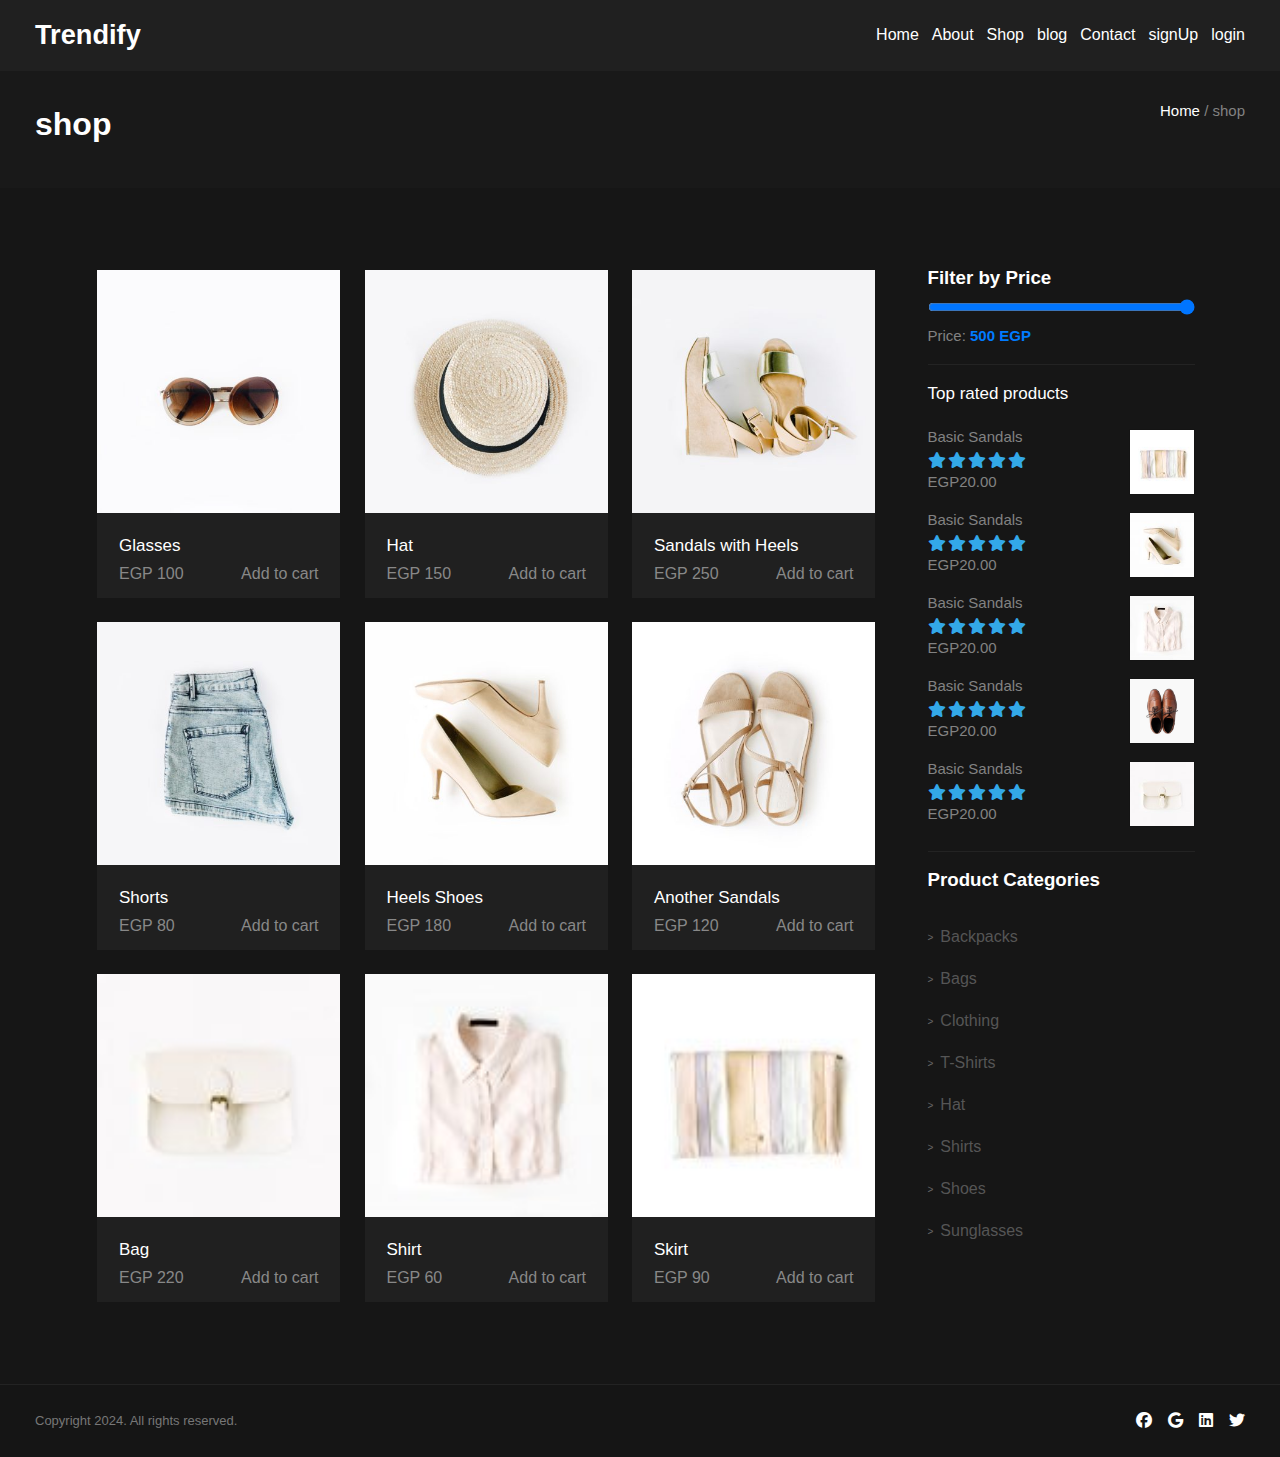
<file: shop.html>
<!DOCTYPE html>
<html lang="en">
  <head>
    <meta charset="UTF-8" />
    <meta name="viewport" content="width=device-width, initial-scale=1.0" />
    <title>shop</title>

    <link rel="stylesheet" href="css/main.css" />
    <link rel="preconnect" href="https://fonts.googleapis.com" />
    <link rel="preconnect" href="https://fonts.gstatic.com" crossorigin />
    <link
      href="https://fonts.googleapis.com/css2?family=Almarai:wght@300;400;700;800&family=Libre+Bodoni:ital,wght@0,400..700;1,400..700&family=Montserrat:ital,wght@0,100..900;1,100..900&family=Nunito:ital,wght@0,200..1000;1,200..1000&family=Outfit:wght@100..900&family=Playfair+Display:ital,wght@0,400..900;1,400..900&family=Poppins:ital,wght@0,100;0,200;0,300;0,400;0,500;0,600;0,700;0,800;0,900;1,100;1,200;1,300;1,400;1,500;1,600;1,700;1,800;1,900&family=Roboto:ital,wght@0,100;0,300;0,400;0,500;0,700;0,900;1,100;1,300;1,400;1,500;1,700;1,900&family=Rubik:ital,wght@0,300..900;1,300..900&display=swap"
      rel="stylesheet"
    />
    <link rel="stylesheet" href="css/shop.css" />
    <link rel="stylesheet" href="css/all.min.css" />
  </head>
  <body>
    <nav>
      <div class="container">
        <div class="nav">
          <h1 class="main_title"><a href="./index.html">Trendify</a></h1>
          <ul>
            <li><a href="./index.html">Home</a></li>
            <li><a href="./about.html">About</a></li>
            <li><a href="./shop.html">Shop</a></li>
            <li><a href="./blog.html">blog</a></li>
            <li><a href="./contact.html">Contact</a></li>
            <li><a href="./signUp.html">signUp</a></li>
            <li><a href="./logIn.html">login</a></li>
          </ul>
        </div>
      </div>
    </nav>
    <section style="padding-top: 100px; background: #29292929" id="title">
      <div class="container flex justify-between">
        <div class="left">
          <h1>shop</h1>
        </div>
        <div class="right">
          <p><a href="#">Home</a> / shop</p>
        </div>
      </div>
    </section>
    <section class="section">
      <div class="container shop">
        <div class="product-list" id="product-container"></div>
        <aside class="sidebar">
          <div>
            <h3 style="padding-top: 6px">Filter by Price</h3>
            <input
              type="range"
              id="priceRange"
              min="0"
              max="500"
              step="10"
              value="500"
            />
            <div id="filter-container">
              <p>Price: <span id="priceValue">500 EGP </span></p>
            </div>
          </div>
          <div class="top-rated">
            <h3>Top rated products</h3>
            <div class="top-rated-div">
              <div class="top-rated-title">
                <h4>Basic Sandals</h4>
                <div class="flex align-center top-rated-icons">
                  <i class="fa-solid fa-star"></i>
                  <i class="fa-solid fa-star"></i>
                  <i class="fa-solid fa-star"></i>
                  <i class="fa-solid fa-star"></i>
                  <i class="fa-solid fa-star"></i>
                </div>
                <p>EGP20.00</p>
              </div>
              <div class="top-rated_img">
                <img src="img/blog/images10.jpg" alt="" />
              </div>
            </div>
            <div class="top-rated-div">
              <div class="top-rated-title">
                <h4>Basic Sandals</h4>
                <div class="flex align-center top-rated-icons">
                  <i class="fa-solid fa-star"></i>
                  <i class="fa-solid fa-star"></i>
                  <i class="fa-solid fa-star"></i>
                  <i class="fa-solid fa-star"></i>
                  <i class="fa-solid fa-star"></i>
                </div>
                <p>EGP20.00</p>
              </div>
              <div class="top-rated_img">
                <img src="img/blog/images11.jpg" alt="" />
              </div>
            </div>
            <div class="top-rated-div">
              <div class="top-rated-title">
                <h4>Basic Sandals</h4>
                <div class="flex align-center top-rated-icons">
                  <i class="fa-solid fa-star"></i>
                  <i class="fa-solid fa-star"></i>
                  <i class="fa-solid fa-star"></i>
                  <i class="fa-solid fa-star"></i>
                  <i class="fa-solid fa-star"></i>
                </div>
                <p>EGP20.00</p>
              </div>
              <div class="top-rated_img">
                <img src="img/blog/images09.jpg" alt="" />
              </div>
            </div>
            <div class="top-rated-div">
              <div class="top-rated-title">
                <h4>Basic Sandals</h4>
                <div class="flex align-center top-rated-icons">
                  <i class="fa-solid fa-star"></i>
                  <i class="fa-solid fa-star"></i>
                  <i class="fa-solid fa-star"></i>
                  <i class="fa-solid fa-star"></i>
                  <i class="fa-solid fa-star"></i>
                </div>
                <p>EGP20.00</p>
              </div>
              <div class="top-rated_img">
                <img src="img/blog/images08.jpg" alt="" />
              </div>
            </div>
            <div class="top-rated-div">
              <div class="top-rated-title">
                <h4>Basic Sandals</h4>
                <div class="flex align-center top-rated-icons">
                  <i class="fa-solid fa-star"></i>
                  <i class="fa-solid fa-star"></i>
                  <i class="fa-solid fa-star"></i>
                  <i class="fa-solid fa-star"></i>
                  <i class="fa-solid fa-star"></i>
                </div>
                <p>EGP20.00</p>
              </div>
              <div class="top-rated_img">
                <img src="img/blog/images7.jpg" alt="" />
              </div>
            </div>
          </div>
          <div>
            <h3>Product Categories</h3>
            <ul class="post-list">
              <li><a href="#">Backpacks</a></li>
              <li><a href="#">Bags</a></li>
              <li><a href="#">Clothing</a></li>
              <li><a href="#">T-Shirts</a></li>
              <li class="pl-2"><a href="#">Hat</a></li>
              <li class="pl-2"><a href="#">Shirts</a></li>
              <li><a href="#">Shoes</a></li>
              <li><a href="#">Sunglasses</a></li>
            </ul>
          </div>
        </aside>
      </div>
    </section>
    <footer
      id="footer-bottom"
      class="footer-bottom bg-main footer-style-classic"
    >
      <div class="container">
        <div class="flex py-12 justify-between align-center">
          <div class="">
            <p class="copyright">Copyright 2024. All rights reserved.</p>
          </div>
          <div class="flex justify-end gap-16">
            <a href="#" class="social icon-facebook" target="_blank"
              ><i class="fa-brands fa-facebook"></i></a
            ><a href="#" class="social icon-google" target="_blank"
              ><i class="fa fa-google fa-brands"></i></a
            ><a href="#" class="social icon-linkedin" target="_blank"
              ><i class="fa fa-linkedin fa-brands"></i></a
            ><a href="#" class="social icon-twitter" target="_blank"
              ><i class="fa fa-twitter fa-brands"></i
            ></a>
          </div>
        </div>
      </div>
    </footer>

    <script src="js/script.js"></script>
  </body>
</html>
</file>
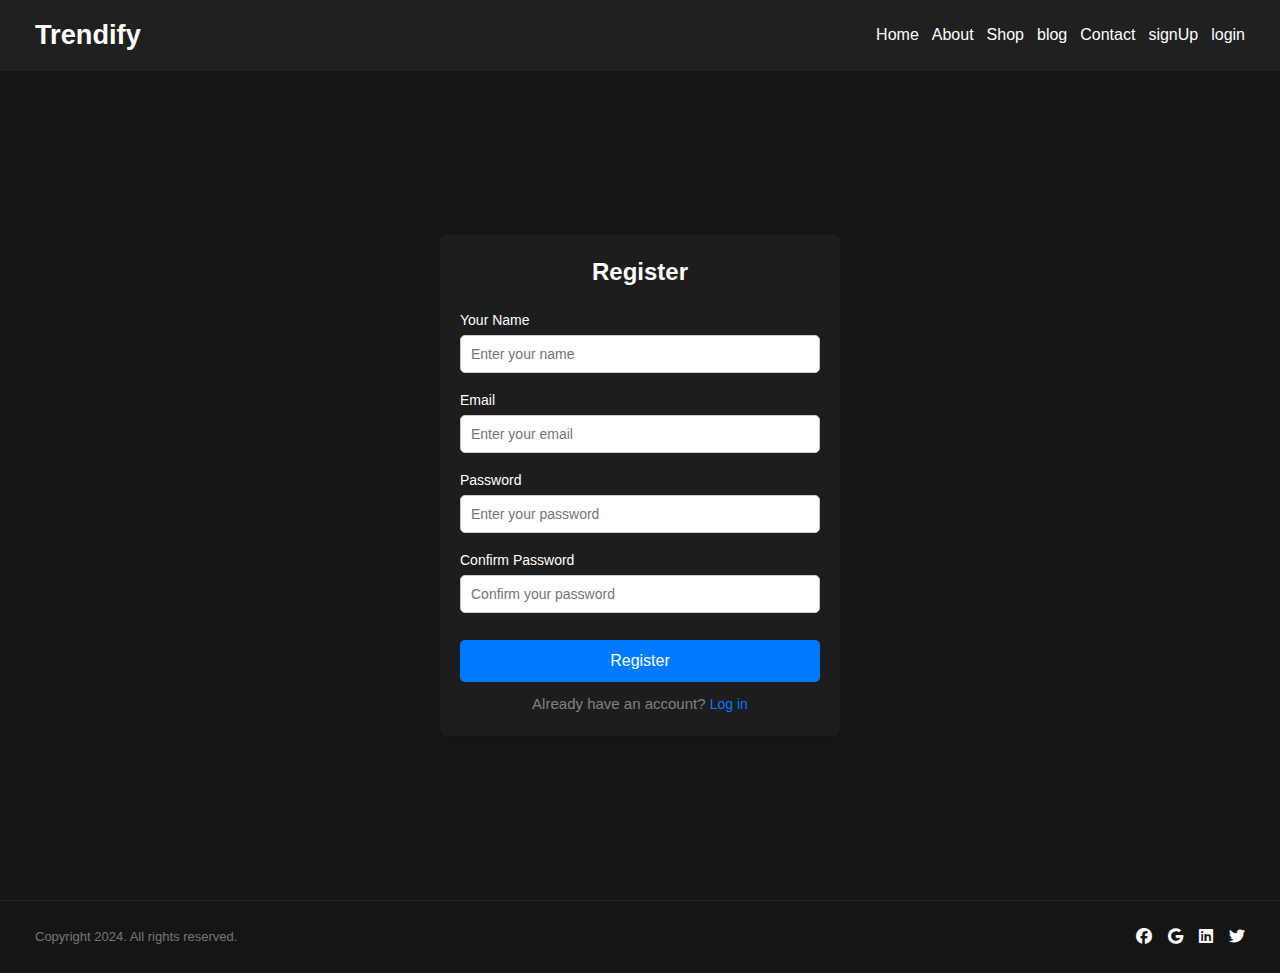
<file: signUp.html>
<!DOCTYPE html>
<html lang="en">
  <head>
    <meta charset="UTF-8" />
    <meta name="viewport" content="width=device-width, initial-scale=1.0" />
    <link rel="stylesheet" href="./css/main.css" />
    <link rel="stylesheet" href="./css/signUp.css" />
    <link rel="preconnect" href="https://fonts.googleapis.com" />
    <link rel="preconnect" href="https://fonts.gstatic.com" crossorigin />
    <link
      href="https://fonts.googleapis.com/css2?family=Almarai:wght@300;400;700;800&family=Libre+Bodoni:ital,wght@0,400..700;1,400..700&family=Montserrat:ital,wght@0,100..900;1,100..900&family=Nunito:ital,wght@0,200..1000;1,200..1000&family=Outfit:wght@100..900&family=Playfair+Display:ital,wght@0,400..900;1,400..900&family=Poppins:ital,wght@0,100;0,200;0,300;0,400;0,500;0,600;0,700;0,800;0,900;1,100;1,200;1,300;1,400;1,500;1,600;1,700;1,800;1,900&family=Roboto:ital,wght@0,100;0,300;0,400;0,500;0,700;0,900;1,100;1,300;1,400;1,500;1,700;1,900&family=Rubik:ital,wght@0,300..900;1,300..900&display=swap"
      rel="stylesheet"
    />
    <link rel="stylesheet" href="css/all.min.css" />
    <title>signUp</title>
  </head>

  <body>
    <nav>
      <div class="container">
        <div class="nav">
          <h1 class="main_title"><a href="./index.html">Trendify</a></h1>
          <ul>
            <li><a href="./index.html">Home</a></li>
            <li><a href="./about.html">About</a></li>
            <li><a href="./shop.html">Shop</a></li>
            <li><a href="./blog.html">blog</a></li>
            <li><a href="./contact.html">Contact</a></li>
            <li><a href="./signUp.html">signUp</a></li>
            <li><a href="./logIn.html">login</a></li>
          </ul>
        </div>
      </div>
    </nav>
    <div class="h-screen flex justify-center align-center">
      <div class="register-container bg-sec">
        <h2>Register</h2>
        <form class="flex flex-col gap-12">
          <div>
            <label for="username">Your Name</label>
            <input
              type="text"
              id="username"
              name="username"
              placeholder="Enter your name"
              aria-label="Enter your name"
              required
            />
          </div>

          <div>
            <label for="email">Email</label>
            <input
              type="email"
              id="email"
              name="email"
              placeholder="Enter your email"
              aria-label="Enter your email"
              required
            />
          </div>

          <div>
            <label for="password">Password</label>
            <input
              type="password"
              id="password"
              name="password"
              placeholder="Enter your password"
              aria-label="Enter your password"
              required
            />
          </div>

          <div>
            <label for="confirm_password">Confirm Password</label>
            <input
              type="password"
              id="confirm_password"
              name="confirm_password"
              placeholder="Confirm your password"
              aria-label="Confirm your password"
              required
            />
          </div>

          <button type="submit">Register</button>
        </form>

        <p>
          Already have an account?
          <a href="logIn.html" class="link">Log in </a>
        </p>
      </div>
    </div>
    <footer
      id="footer-bottom"
      class="footer-bottom bg-main footer-style-classic"
    >
      <div class="container">
        <div class="flex py-12 justify-between align-center">
          <div class="">
            <p class="copyright">Copyright 2024. All rights reserved.</p>
          </div>
          <div class="flex justify-end gap-16">
            <a href="#" class="social icon-facebook" target="_blank"
              ><i class="fa-brands fa-facebook"></i></a
            ><a href="#" class="social icon-google" target="_blank"
              ><i class="fa fa-google fa-brands"></i></a
            ><a href="#" class="social icon-linkedin" target="_blank"
              ><i class="fa fa-linkedin fa-brands"></i></a
            ><a href="#" class="social icon-twitter" target="_blank"
              ><i class="fa fa-twitter fa-brands"></i
            ></a>
          </div>
        </div>
      </div>
    </footer>
  </body>
</html>
</file>
<file: css/main.css>
/* main css */
* {
  padding: 0;
  margin: 0;
  color: #fff;
  box-sizing: border-box;
  font-family: "Open Sans", arial;
}
img {
  display: block;
}
a {
  text-decoration: none;
}
body {
  font-size: 1rem;
  line-height: 1.5;
  background-color: #161616;
}
.section {
  padding: 70px;
}
li {
  list-style: none;
}
.container {
  max-width: 1240px;
  padding-inline: 15px;
  margin-inline: auto;
}

/* navbar */
nav {
  background-color: rgb(32, 32, 32);
  position: fixed;
  width: 100%;
  z-index: 100;
}
.nav h1 {
  display: flex;
  justify-content: center;
  align-items: center;
}
.nav {
  display: flex;
  justify-content: space-between;
  align-items: center;
  padding-block: 15px;
}
.nav h1 img {
  height: 30px;
}
.nav ul {
  display: flex;
  justify-content: space-between;
  align-items: center;
  gap: 13px;
}
.nav ul li {
  font-size: 16px;
}
.div_flex {
  padding: 96.6px;
}
/* spectial title start */
.special_title {
  gap: 6px;
}
.special_title p {
  font-size: 1.2rem;
  color: #606060;
  max-width: 590px;
  text-align: center;
}
.special_title h3 {
  font-size: 32px;
}
/* spectial title end */
/* img_product start */
.prod_text {
  background-color: rgb(32, 32, 32);
  display: flex;
  flex-direction: column;
  padding: 20px 22px 12px;
}
.prod_text h6 {
  font-size: 17px;
  margin-bottom: 3px;
  transition: color 0.3s;
  font-weight: normal;
}
.prod_text span {
  font-size: 16px;
  color: #888;
}
.flex {
  display: flex;
}
.justify-between {
  justify-content: space-between;
}
.justify-center {
  justify-content: center;
}
.justify-end {
  justify-content: end;
}
.align-center {
  align-items: center;
}
.overlay_img {
  position: absolute;
  transition: bottom 0.3s ease-in-out;
  bottom: -60px;
  left: 0;
  width: 100%;
}
.img_div:hover .overlay_img {
  bottom: 0;
}

.img_div {
  position: relative;
  overflow: hidden;
}
.prod_text_overlay {
  border-bottom: 1px solid rgba(226, 224, 224, 0.07);
}

.prod_text_overlay a {
  color: #fff;
  font-weight: 600;
  text-transform: capitalize;
  font-size: 16px;
}
.flex-col {
  flex-direction: column;
}
.img_div img {
  width: 100%;
}
/* img_product end*/
/* footer */
footer {
  border-top: 1px solid rgba(226, 224, 224, 0.07);
}
.footer-bottom {
  padding-top: 24px;
  padding-bottom: 24px;
  background: #151515;
}
.copyright {
  font-size: 13px;
  color: #777;
  line-height: auto;
}
.gap-16 {
  gap: 16px;
}
.gap-12 {
  gap: 12px;
}
.bg-sec {
  background-color: #1d1d1d;
}
.bg-main {
  background-color: #151515;
}
.bg-red {
  background-color: red;
}
.h-screen {
  height: 100vh;
}

.sidebar .stars {
  color: #f39c12;
  font-size: 14px;
}

.stars {
  color: #f39c12;
  font-size: 14px;
}
/* post-list */
.post-list {
  list-style: none;
  padding: 0;
  margin: 20px 0;
}

.post-list li {
  margin: 8px 0;
  display: flex;
  align-items: center;
  color: #666;
}
.post-list li::before {
  content: ">";
  color: #666;
  font-size: 10px;
  margin-right: 2px;
  display: inline-block;
  vertical-align: middle;
}
.post-list.b2 li::before {
  content: ">";
  color: #000000;
  font-size: 10px;
  margin-right: 5px;
  display: inline-block;
  vertical-align: middle;
}
.post-list a {
  text-decoration: none;
  padding: 5px 5px;
  display: block;
  border-radius: 5px;
  color: #555;
}
.post-list a:hover {
  color: #0275d8;
  opacity: 1;
}
.post-list.no-before li::before {
  content: none;
  margin: 0;
  padding: 0;
}
.post-list li a p {
  margin: 0;
  font-size: 10px;
  color: #555;
  margin: 5px 0;
}

.post-list li a:hover p {
  color: #6babf0;
}
/* top rated */
.top-rated {
  display: flex;
  flex-direction: column;
  gap: 12px;
}
.top-rated-div {
  display: flex;
  justify-content: space-between;
  align-items: center;
}
.top-rated-title {
  display: flex;

  flex-direction: column;
  gap: 3px;
}
.top-rated-title h4,
p {
  font-size: 15px;
  color: #828282;
  font-weight: 300;
}
.top-rated_img img {
  width: 66px;
  margin-top: 5px;
  border: 1px solid rgba(0, 0, 0, 0.06);
}
.top-rated {
  font-weight: 400;
}
.top-rated > h3 {
  padding-top: 8px;
  font-size: 17px;
  font-weight: 400;
}
.top-rated-icons {
  gap: 2px;
}
.top-rated-icons i {
  color: #33a8e8;
}
aside h3 {
  padding-block: 6px;
}
aside {
  display: flex;
  flex-direction: column;
  gap: 16px;
}
.sidebar > div:not(:first-child) {
  border-top: 1px solid;
  padding-block: 8px;
  border-color: rgba(255, 255, 255, 0.06);
}
#title {
  background: #212020;
  padding: 40px 20px;
  color: #fff;
}
.d-none {
  display: none;
}
.error {
  color: red;
}
.index-1 {
  order: 11;
}
.main_title {
  font-size: 1.7rem;
  font-weight: 600;
  color: white;
  font-family: "Playfair Display", serif;
}
.section {
  min-height: 80vh;
}
::-webkit-scrollbar-track {
  box-shadow: inset 0 0 5px white;
  border-radius: 3px;
  background: white;
  /* Added background-color for visibility */
}
/* Handle */
::-webkit-scrollbar-thumb {
  background: #212020;
  border-radius: 4px;
  /* Added box-shadow for visibility */
}

/* Optional: Size of the scrollbar */
::-webkit-scrollbar {
  width: 3px;
  height: 6px;
}
</file>
<file: css/index.css>
/* hero section */
.hero {
  background-image: url("../img/home/hero.jpg");
  background-size: cover;
  height: 100vh;
  width: 100%;
}
.overlay {
  padding-top: 300px;
  display: flex;
  flex-direction: column;
}
.overlay h3 {
  font-size: 22px;
  margin-bottom: 5px;
}
.overlay h2 {
  font-size: 76px;
  margin-bottom: 18px;
}
.overlay p {
  max-width: 500px;
  font-size: 22px;
  margin-bottom: 20px;
}

.btn_hero {
  padding: 15px 28px;
  border-radius: 6px;
  text-transform: uppercase;
  background-color: white;
  font-size: 15px;
  font-weight: 700;
  letter-spacing: 0.2px;
  color: black;
}
/* about section */
.about {
  display: flex;
  justify-content: space-between;
  align-items: center;
}
.title_about {
  gap: 32px;
  width: 50%;
  display: flex;
  flex-direction: column;
}
.title_about h3 {
  font-size: 32px;
  font-weight: 400;
}
.title_about p {
  font-size: 1.04em;
  color: #999;
}
.img_about {
  width: 50%;
}
.div_img {
  display: flex;
  align-items: center;
  gap: 12px;
}
.div_img img {
  width: 237px;
}
.img_about {
  background-image: url("../img/home/about.jpg");
  width: 50%;
  height: 851px;
  background-position: center;
  background-repeat: no-repeat;
  background-size: cover;
}
.about2 {
  background-image: url("../img/home/about2.jpg");
}

.bg-red {
  background-color: red;
}
.card {
  width: 25%;
}
.inner {
  padding: 24px;
}
/* section features */
/* ! section_3 start  */

.features-container {
  margin-top: 40px;
  display: flex;
  flex-wrap: wrap;
  justify-content: space-between;
  align-items: center;
  gap: 20px; /* مسافة بين العناصر */
}

.feature-item {
  border-radius: 8px;
  width: 30.33333%;
}

.feature-item h3 {
  font-size: 18px;
  font-weight: 400;
  margin-bottom: 10px;
}

.feature-item p {
  color: #999;
  font-size: 15px;
  line-height: 1.5;
}
/* ! section_3 end */
.convinced {
  background-image: linear-gradient(rgba(0, 0, 0, 0.4), rgba(0, 0, 0, 0.7)),
    url("../img/home/convinse.jpg");
  display: flex;
  justify-content: center;
  align-items: center;
  height: 463px;
  background-position: center;
  background-repeat: no-repeat;
  background-size: cover;
}

.convinced > div {
  gap: 16px;
}
.convinced h5 {
  font-size: 36px;
  line-height: 1.5em;
}
.convinced p {
  color: rgba(255, 255, 255, 0.82);
  font-size: 20px;
  font-style: normal;
  line-height: 1.5em;
  margin-bottom: 0;
}
.convinced div {
  margin-inline: auto;
}
.convinced .btn_hero {
  background-color: transparent;

  border: solid white;
  cursor: pointer;

  color: white;
  transition: all 0.3s ease-in-out;
}
.convinced .btn_hero:hover {
  background-color: white;
  color: black;
}
</file>
<file: css/blog.css>
* {
  margin: 0;
  padding: 0;
  font-family: sans-serif;
}
body {
  background-color: #1a1a1a;
}
img {
  display: block;
}

.container {
  max-width: 1200px;
  margin: 0 auto;
  display: flex;
  justify-content: space-between;
  align-items: center;
}
.left {
  flex: 1;
}
.left h1 {
  font-size: 28px;
  margin: 0;
}
.right {
  flex: 1;
  text-align: right;
}
.right p {
  font-size: 16px;
  margin: 0;
  color: #666;
}
.right a {
  text-decoration: none;
  color: #666;
  transition: all 0.2s;
  opacity: 0.7;
}
.right a:hover {
  color: #68aae3;
  opacity: 1;
}
#content {
  padding: 40px 0;
}
.wrapper {
  display: flex;
  justify-content: space-between;
  gap: 20px;
  max-width: 1200px;
  margin: 0 auto;
}
.left-column {
  color: white;
}

.inner {
  padding: 12px;

  overflow: hidden;
  height: fit-content;
  width: 100%;
  border: none;
}
.card {
  width: 50%;
}
.card-image {
  width: 100%;
  object-fit: cover;
  height: auto;
}
.card-content {
  padding: 15px;
  background-color: #2a2a2a;
}
.card-content a {
  text-decoration: none;
  color: #fff;
  transition: all 0.2s;
  opacity: 0.7;
  display: inline-block;
}
.card-content a:hover {
  color: #0275d8;
  opacity: 1;
}
.card-content h4 {
  margin-bottom: 10px;
  font-size: 1.5em;
  color: #fff;
}
.card-content p.p1 {
  margin: 10px 0;
  color: #666;
  font-size: 13px;
  line-height: 1.3em;
}
.card-content p.p1 a {
  margin: 0;
  color: #666;
}
.card-content p.p1 a:hover {
  color: #0275d8;
  opacity: 1;
}
.card-content p.p2 {
  margin: 10px 0;
  color: #999;
}
.card-content p.p-after a::after {
  content: "→";
  margin-left: 8px;
  font-size: 20px;
  color: #fff;
  transition: transform 0.3s ease;
  display: inline-block;
}

.card-content p.p-after a:hover::after {
  color: #0275d8;
  transform: translateX(6px);
}
.top {
  background-color: #3990dc;
  padding: 15px;
}
.a1 {
  text-decoration: none;
}
.a1 :hover {
  background-color: #2a2a2a;
  opacity: 1;
}
.top h4 {
  color: #fff;
  font-size: 18px;
  margin-bottom: 10px;
}
.top span {
  color: #fff;
  font-size: 14px;
}
.right-column {
  flex: 1;
  padding: 20px;
  /* border-radius: 8px; */
  color: white;
}
.search-container {
  display: flex;
  align-items: center;
  border: 3px solid #ccc;
  padding: auto;
  max-width: 300px;
  background-color: #1a1a1a;
  box-shadow: 0 2px 4px rgba(0, 0, 0, 0.1);
}
.search-container input {
  border: none;
  outline: none;
  flex: 1;
  padding: 8px;
  font-size: 16px;
  background-color: transparent;
  color: #666;
}
.search-container input:focus {
  outline: none;
}

.search-container:focus-within {
  border-color: #007bff;
}
.search-container button {
  background-color: transparent;
  border: none;
  cursor: pointer;
  font-size: 18px;
  padding: 0 10px;
  color: #555;
}
.search-container button i {
  color: #ccc;
  padding: 0 10px;
  font-size: 25px;
}
.search-container button i:hover {
  color: #555;
}
.right-column hr {
  margin: 35px 0;
}
.left-column {
  flex-wrap: wrap;
  display: flex;
}
</file>
<file: css/contact.css>
#title {
  background: #212020;
  padding: 40px 20px;
  color: #fff;
}

.left {
  flex: 1;
}
.left h1 {
  font-size: 28px;
  margin: 0;
}
.right {
  flex: 1;
  text-align: right;
}
.right p {
  font-size: 16px;
  margin: 0;
  color: #666;
}
.right a {
  text-decoration: none;
  color: #666;
  transition: all 0.2s;
  opacity: 0.7;
}
.right a:hover {
  color: #68aae3;
  opacity: 1;
}

.contact-container {
  display: flex;
  justify-content: space-between;
  padding: 50px;
}

.contact-form {
  width: 50%;
}

.contact-form h2 {
  color: #fff;
  margin-bottom: 20px;
}

form {
  display: flex;
  flex-direction: column;
}

.form-group {
  display: flex;
  gap: 20px;
}

form input,
form textarea {
  background-color: #181818;
  border: 2px solid #ccc;
  color: #fff;
  padding: 12px;
  margin-bottom: 20px;
  border-radius: 1px;
  width: 100%;
}

.full-width {
  width: 100%;
}

textarea {
  resize: none;
}

button {
  background-color: #33a8e8;
  border: none;
  padding: 10px 20px;
  color: #fff;
  font-weight: bold;
  border-radius: 5px;
  cursor: pointer;
  width: 100px;
}

.contact-info {
  color: #fff;
  width: 40%;
}

.contact-info h2 {
  margin-bottom: 20px;
}

.contact-info p {
  color: #999;
  margin-bottom: 20px;
}

.contact-info ul {
  color: #999;
  list-style: none;
  padding: 0;
}

.contact-info ul li {
  margin-bottom: 10px;
  display: flex;
  align-items: center;
}

.map-container {
  padding-bottom: 40px;
}
h6 {
  font-size: 28px;
  padding-bottom: 8px;
  font-weight: 400;
}
.features-list li {
  display: flex;
  align-items: center;
  margin-bottom: 15px;
}
.icon-container {
  display: flex;
  justify-content: center;
  align-items: center;
  background-color: #33a8e8;
  height: 36px;
  width: 36px;
  border-radius: 100%;
  margin-right: 10px;
}
</file>
<file: css/signUp.css>
.register-container {
  margin-top: 70px;

  padding: 20px;
  border-radius: 8px;
  box-shadow: 0 4px 6px rgba(0, 0, 0, 0.1);
  width: 100%;
  max-width: 400px;
  text-align: center;
}

.register-container h2 {
  margin-bottom: 20px;

  font-size: 24px;
}

.register-container label {
  display: block;
  text-align: left;
  font-size: 14px;
  padding-bottom: 4px;
}

.register-container input {
  width: 100%;
  padding: 10px;
  margin-bottom: 5px;
  border: 1px solid #ccc;
  border-radius: 5px;
  font-size: 14px;
}
input {
  color: black;
}
.register-container button {
  width: 100%;
  padding: 12px;
  background: #007bff;
  color: #fff;
  border: none;
  border-radius: 5px;
  cursor: pointer;
  font-size: 16px;
  margin-top: 10px;
  transition: background-color 0.3s ease;
}

.register-container a {
  display: inline-block;
  margin-top: 12px;
  color: #007bff;
  text-decoration: none;
  font-size: 14px;
}

.register-container a:hover {
  text-decoration: underline;
}

.link {
  color: inherit;
}
</file>
<file: css/productDetails.css>
/* Breadcrumb */
.breadcrumb {
  padding: 30px 40px;
  font-family: Arial, sans-serif;
  font-size: 25px;
  background-color: #1e1e1e;
  color: #ccc;
  opacity: 1;
}

.breadcrumb a {
  color: #007bff;
  text-decoration: none;
}

.breadcrumb a:hover {
  text-decoration: underline;
}

/* Product Page */

.product-container {
  display: flex;
  flex-wrap: wrap;
  gap: 36px;
}

.product-image {
  flex: 1;
  max-width: 50%;
}

.product-image img {
  width: 100%;
  border-radius: 5px;
}

.product-info {
  flex: 1;
  max-width: 50%;
}

.product-info h1 {
  font-size: 28px;
  margin-bottom: 10px;
}
.line {
  opacity: 0.1;
}
.rating {
  font-size: 16px;
  margin-bottom: 15px;
  color: rgb(243, 241, 229);
}

.price {
  font-size: 40px;
  font-weight: bold;
  margin-bottom: 15px;
  opacity: 0.4;
}

.description {
  font-size: 15px;
  line-height: 1.8;
  margin-bottom: 20px;
  opacity: 0.4;
  color: #fff;
}

.actions {
  display: flex;
  align-items: center;
  gap: 10px;
  margin-bottom: 20px;
}

.actions input {
  width: 50px;
  padding: 5px;
  text-align: center;
  border: 1px solid #444;
  background-color: #1e1e1e;
  color: #fff;
}

.add-to-cart {
  padding: 10px 20px;
  background-color: #33a8e8;
  color: #fff;
  border: none;
  cursor: pointer;
  border-radius: 5px;
  font-size: 13px;
  text-transform: uppercase;
}
.star-rating {
  display: flex;
  align-items: center;
}

.add-to-cart:hover {
  background-color: #33a8e8;
}

.categories a {
  color: #007bff;
  text-decoration: none;
}

.categories a:hover {
  text-decoration: underline;
}
.tabs {
  display: flex;
  border-bottom: 2px solid #444;
}

.tab {
  cursor: pointer;
  color: #fff;
}

.description {
  margin: 20px 0;
}

.related-products {
  margin-top: 40px;
}

.related-products h2 {
  margin-bottom: 20px;
  color: #eceeef;
}

.products {
  display: grid;
  grid-template-columns: repeat(auto-fit, minmax(200px, 1fr));
  gap: 20px;
}

.product {
  text-align: center;
  background: #222;
  padding: 20px;
  border-radius: 8px;
}

.product img {
  max-width: 100%;
  border-radius: 5px;
}

.product h3 {
  margin: 10px 0;
}

.product p {
  color: #e4f1ec;
  font-weight: bold;
  opacity: 0.5;
  /* padding-right: 160px; */
}

.product {
  position: relative;
  overflow: hidden;
  text-align: center;
  background: #222;
  padding: 15px;
  border-radius: 8px;
  box-shadow: 0 2px 5px rgba(0, 0, 0, 0.3);
  transition: transform 0.3s ease;
}

.product:hover {
  transform: scale(1.05);
}

.product img {
  display: block;
  width: 100%;
  border-radius: 5px;
  margin-bottom: 10px;
  transition: opacity 0.3s ease;
}

.product .hover-overlay {
  position: absolute;
  top: 0;
  left: 0;
  right: 0;
  bottom: 0;
  background: rgba(0, 0, 0, 0.6);
  display: flex;
  justify-content: center;
  align-items: center;
  opacity: 0;
  transition: opacity 0.3s ease;
}

.product:hover .hover-overlay {
  opacity: 1;
}

.hover-overlay a {
  background: #33a8e8;
  color: #fff;
  padding: 10px 20px;
  border-radius: 5px;
  text-decoration: none;
  font-size: 16px;
  text-transform: uppercase;
}

.hover-overlay a:hover {
  background: #33a8e8;
}
.tab.active {
  background: #33a8e8;
  color: #fff;
}
.tab {
  padding: 16px 22px;
}
</file>
<file: css/shop.css>
.nav-links li {
  margin: 0;
}

.nav-links a {
  text-decoration: none;
  color: #ffffff;
  font-size: 16px;
  transition: color 0.3s;
}

.nav-links a:hover {
  color: #007bff;
}

.breadcrumbs {
  display: flex;
  justify-content: space-between;
  align-items: center;
  background-color: #1a1a1a;
  color: #fefefe;
  border-bottom: 1px solid #444444;
}

.breadcrumb-left h1 {
  margin: 0;
  font-size: 24px;
  color: #fefefe;
}

.breadcrumb-right p {
  margin: 0;
  font-size: 16px;
  color: #444444;
}

#priceRange {
  width: 100%;
  margin-bottom: 10px;
}

#priceValue {
  font-weight: bold;
  color: #007bff;
}

.helpful-tips p {
  font-size: 0.9rem;
  color: #555;
  margin-bottom: 10px;
}

.reviews {
  margin-top: auto;
  color: #dcdcdc;
}

.reviews p {
  margin-bottom: 10px;
  color: #b0b0b0;
}

.reviews strong {
  color: #ffffff;
}

.add-to-cart-btn {
  background-color: #007bff;
  color: white;
  border: none;
  padding: 5px 10px;
  border-radius: 5px;
  cursor: pointer;
  font-size: 12px;
  transition: background-color 0.3s ease;
}

.add-to-cart-btn:hover {
  background-color: #0056b3;
}

#filter-container {
  display: flex;
  justify-content: space-between;
}

.filter-button {
  background-color: #007bff;
  color: white;
  padding: 5px 10px;
  font-size: 16px;
  border: none;
  border-radius: 5px;
  cursor: pointer;
  transition: background-color 0.3s, transform 0.3s;
  box-shadow: 0 2px 5px rgba(0, 0, 0, 0.1);
}

.filter-button:hover {
  background-color: #0056b3; /* Darker blue on hover */
  transform: scale(1.05); /* Slight zoom effect on hover */
}
.product-list {
  display: flex;
  justify-content: space-between;
  flex-wrap: wrap;
  width: 75%;
}
.shop {
  display: flex;
  gap: 40px;
}
aside {
  width: 25%;
}
.product {
  width: calc(100% / 3);
}
.inner {
  padding: 12px;
}
</file>
